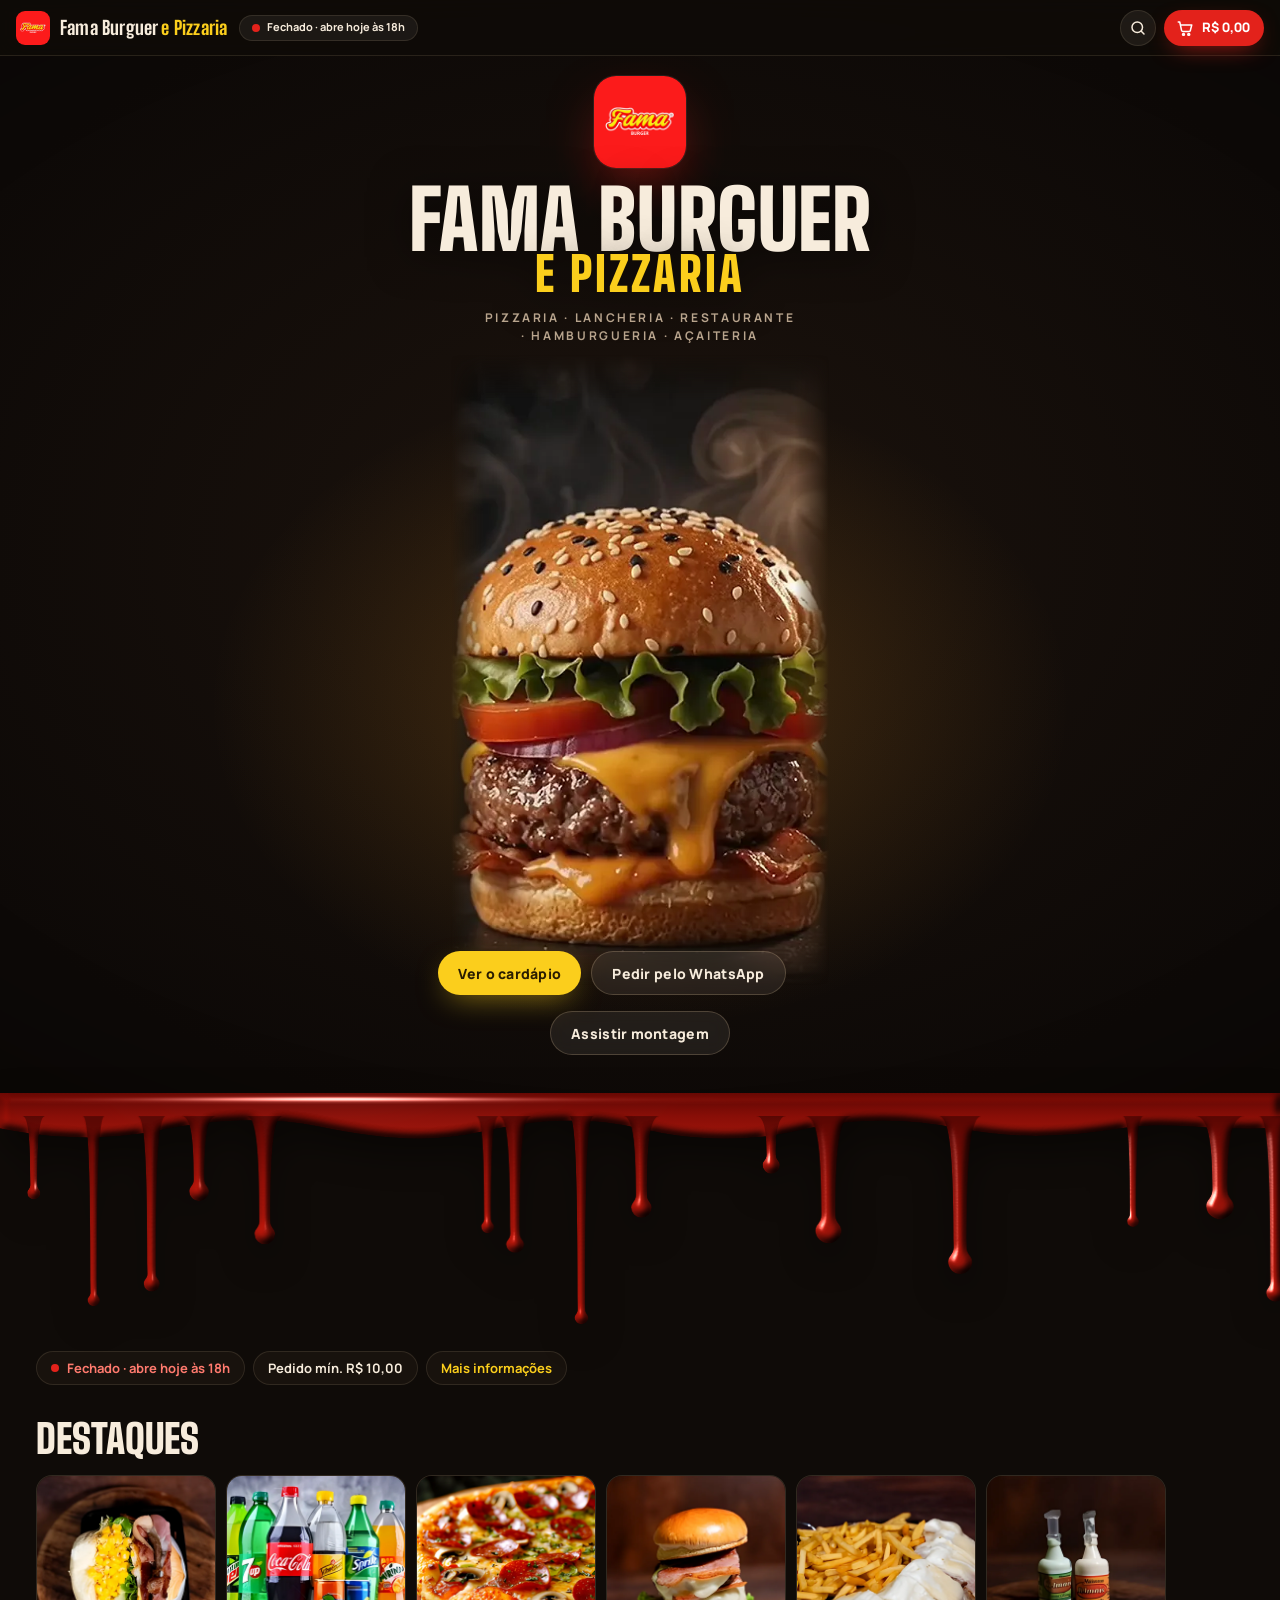
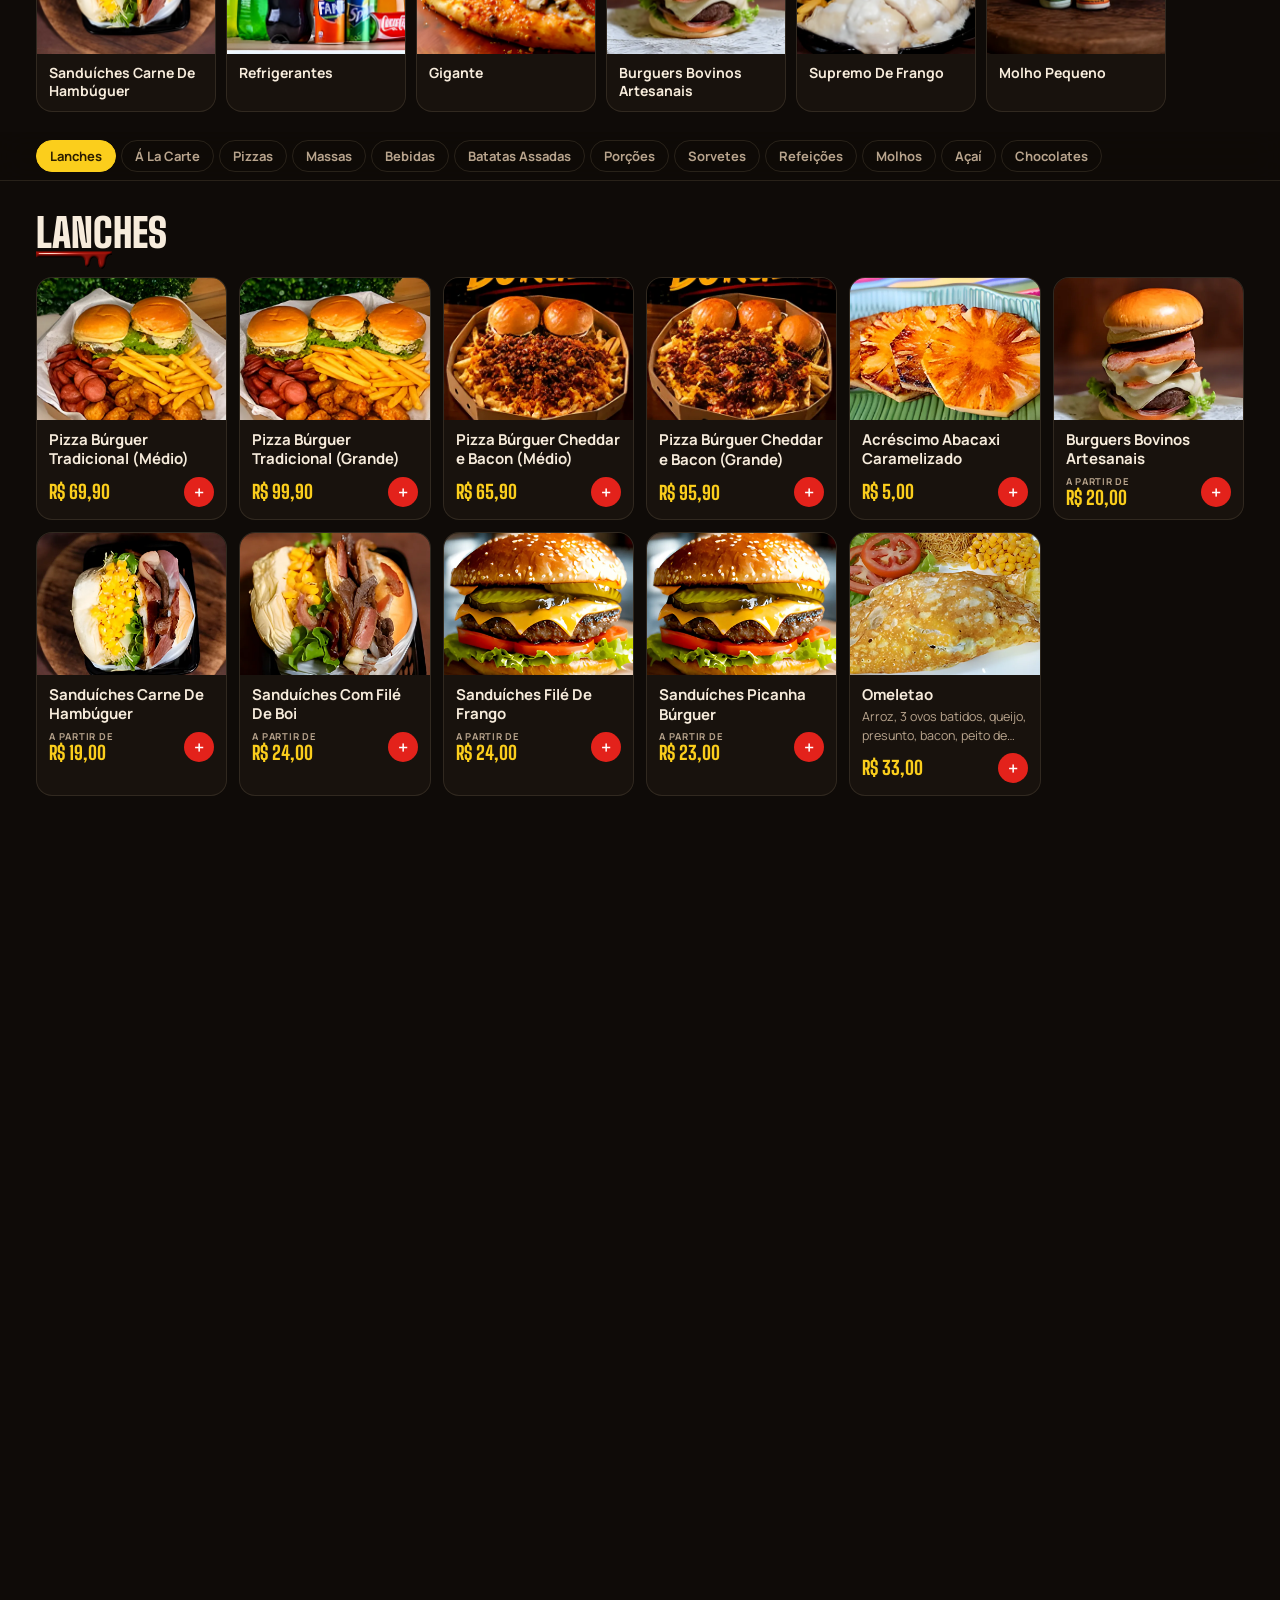
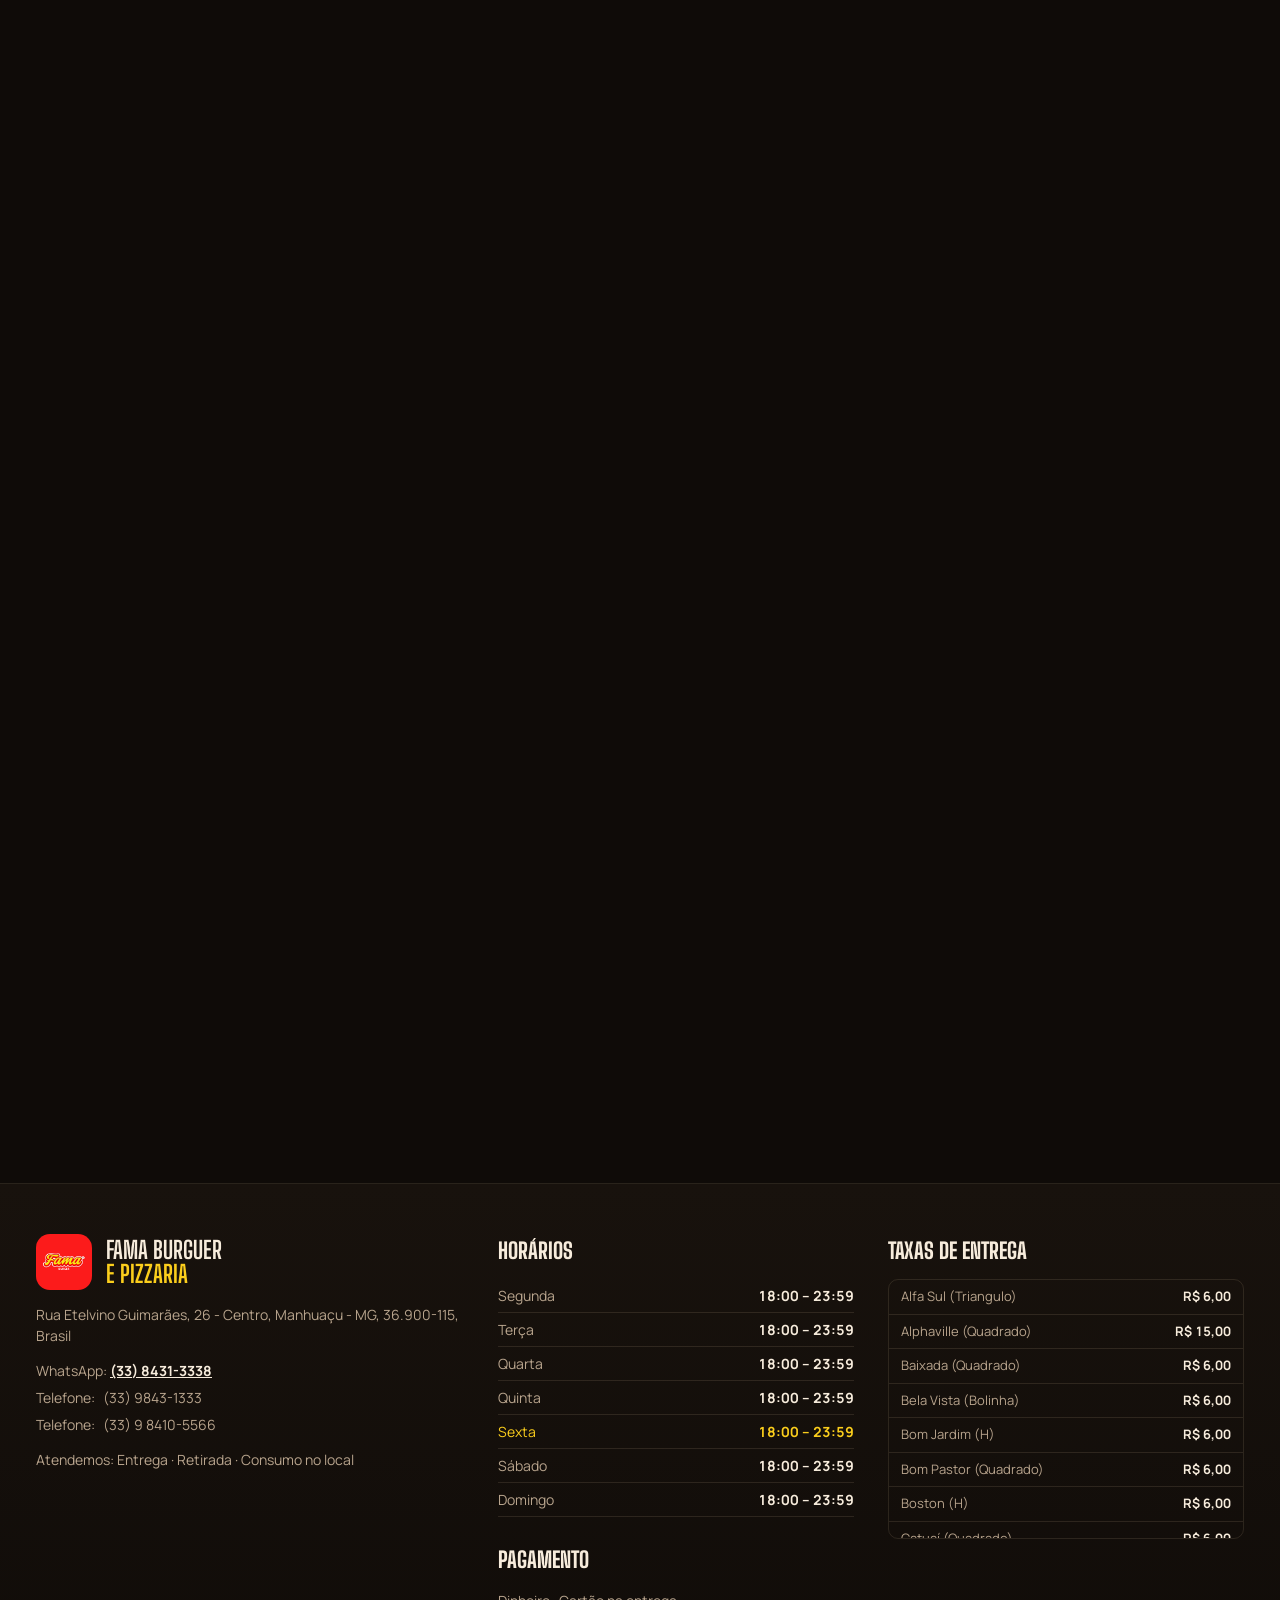
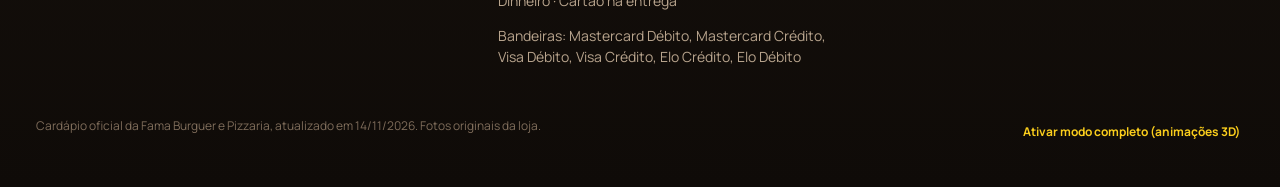
<file: index.html>
<!doctype html>
<html lang="pt-BR">
<head>
<meta charset="utf-8">
<meta name="viewport" content="width=device-width, initial-scale=1, viewport-fit=cover">
<title>Fama Burguer e Pizzaria</title>
<meta name="claude:viewport-fit-sides" content="cover">
<meta name="description" content="Cardápio digital da Fama Burguer e Pizzaria — Manhuaçu, MG. Lanches, pizzas, à la carte, bebidas, porções, açaí e mais.">
<meta name="theme-color" content="#0f0b08">
<!-- Remova a linha abaixo quando o dono aprovar e quiser aparecer no Google -->
<meta name="robots" content="noindex">
<link rel="icon" href="assets/img/logo-fama.png">
<link rel="preconnect" href="https://fonts.googleapis.com">
<link rel="preconnect" href="https://fonts.gstatic.com" crossorigin>
<link rel="stylesheet" href="https://fonts.googleapis.com/css2?family=Big+Shoulders+Display:wght@600;700;800;900&family=Manrope:wght@400;500;600;700;800&display=swap">
<link rel="stylesheet" href="assets/css/fama.css?v=20261114c">
<link rel="stylesheet" href="assets/css/pedidos.css?v=20261120a">
<link rel="preload" as="image" href="assets/hero/f001.webp">
</head>
<body class="is-intro">

<!-- ====== Carregamento ====== -->
<div class="loader" id="loader" aria-hidden="true">
  <img class="loader__logo" src="assets/img/logo-fama.png" alt="" width="200" height="200">
  <div class="loader__bar"><span id="loaderBar"></span></div>
  <p class="loader__txt" id="loaderTxt">Acendendo a chapa…</p>
</div>

<!-- ====== Barra superior ====== -->
<header class="topbar" id="topbar">
  <a class="topbar__brand" href="#inicio" data-scroll="#inicio" aria-label="Fama Burguer e Pizzaria — início">
    <img src="assets/img/logo-fama.png" alt="Logo Fama Burguer" width="44" height="44">
    <span class="topbar__name">Fama Burguer <em>e Pizzaria</em></span>
  </a>
  <span class="status-pill" id="statusPill" data-state="loading"><i></i><span>…</span></span>
  <div class="topbar__actions">
    <button class="icon-btn" id="skipIntro" type="button">Pular abertura</button>
    <button class="icon-btn icon-btn--round" id="openSearch" type="button" aria-label="Buscar no cardápio">
      <svg viewBox="0 0 24 24" aria-hidden="true"><circle cx="11" cy="11" r="7"/><path d="m20 20-3.6-3.6"/></svg>
    </button>
    <button class="icon-btn trk-btn" id="trackBtn" type="button" hidden>Meus pedidos <b id="trackN" hidden></b></button>
    <button class="cart-btn" id="openCart" type="button" aria-label="Abrir carrinho">
      <svg viewBox="0 0 24 24" aria-hidden="true"><path d="M3 4h2l2.4 11.2a2 2 0 0 0 2 1.6h7.7a2 2 0 0 0 2-1.5L21 8H6.2"/><circle cx="10" cy="20.5" r="1.3"/><circle cx="17" cy="20.5" r="1.3"/></svg>
      <span class="cart-btn__total" id="cartBtnTotal">R$ 0,00</span>
      <b class="cart-btn__count" id="cartCount" hidden>0</b>
    </button>
  </div>
</header>

<div class="mesa-banner" id="mesaBanner" hidden>Você está na <b></b> · o pedido vai direto para a cozinha</div>

<canvas id="fx" class="fx" aria-hidden="true"></canvas>
<div class="floaters" id="floaters" aria-hidden="true"></div>

<main id="inicio">
  <!-- ====== Abertura cinematográfica ====== -->
  <section class="hero" id="hero" aria-label="Abertura: montagem do hambúrguer">
    <div class="hero__stage">
      <div class="hero__glow" aria-hidden="true"></div>
      <div class="hero__cam" id="heroCam">
        <canvas class="hero__frames" id="frames" width="478" height="796" aria-hidden="true"></canvas>
        <video class="hero__video" id="heroVideo" muted playsinline preload="none" poster="assets/hero/f151.webp" hidden>
          <source src="assets/hero/montagem.mp4" type="video/mp4">
        </video>
        <div class="hero__sweep" id="heroSweep" aria-hidden="true"></div>
      </div>
      <div class="hero__vignette" aria-hidden="true"></div>

      <div class="hero__intro" id="heroIntro">
        <img class="hero__badge" src="assets/img/logo-fama.png" alt="Logo Fama Burguer" width="200" height="200">
        <h1 class="hero__title"><span>Fama Burguer</span><span>e Pizzaria</span></h1>
        <p class="hero__segments" id="heroSegments"></p>
        <p class="hero__cue"><span class="hero__mouse" aria-hidden="true"></span>Role para montar o burger</p>
      </div>

      <div class="hero__finale" id="heroFinale">
        <img class="hero__badge hero__badge--sm" src="assets/img/logo-fama.png" alt="" width="200" height="200">
        <p class="hero__kicker">Manhuaçu · MG</p>
        <h2 class="hero__big">Fama Burguer<br><span>e Pizzaria</span></h2>
        <div class="hero__ctas">
          <a class="btn btn--mustard" href="#cardapio" data-scroll="#cardapio">Ver o cardápio</a>
          <a class="btn btn--ghost" id="heroWhats" href="#" target="_blank" rel="noopener">Pedir pelo WhatsApp</a>
        </div>
      </div>
      <button class="hero__replay" id="heroReplay" type="button" hidden>Assistir montagem</button>
    </div>
  </section>

  <!-- ====== Calda de ketchup (transição) ====== -->
  <div class="sauce" id="sauce" aria-hidden="true">
    <svg class="sauce__svg" viewBox="0 0 1440 320" preserveAspectRatio="xMidYMin slice">
      <defs>
        <linearGradient id="sauceGrad" x1="0" y1="0" x2="0" y2="1">
          <stop offset="0" stop-color="#5e0703"/>
          <stop offset=".5" stop-color="#8f0f07"/>
          <stop offset="1" stop-color="#a8160b"/>
        </linearGradient>
        <!-- ketchup com volume: relevo pela borda + luz difusa + brilho molhado -->
        <filter id="ketchupGloss" x="-10%" y="-10%" width="120%" height="130%" color-interpolation-filters="sRGB">
          <feGaussianBlur in="SourceAlpha" stdDeviation="5" result="h"/>
          <feDiffuseLighting in="h" surfaceScale="7" diffuseConstant="1.05" lighting-color="#ffffff" result="d">
            <feDistantLight azimuth="235" elevation="52"/>
          </feDiffuseLighting>
          <feComposite in="SourceGraphic" in2="d" operator="arithmetic" k1="1.15" k2="0" k3="0" k4="0" result="shaded"/>
          <feSpecularLighting in="h" surfaceScale="7" specularConstant="1.2" specularExponent="42" lighting-color="#ffe9e2" result="s">
            <fePointLight x="380" y="-260" z="260"/>
          </feSpecularLighting>
          <feComposite in="s" in2="SourceAlpha" operator="in" result="sIn"/>
          <feComposite in="shaded" in2="sIn" operator="arithmetic" k1="0" k2="1" k3=".85" k4="0" result="lit"/>
          <feComposite in="lit" in2="SourceAlpha" operator="in"/>
        </filter>
        <filter id="ketchupGlossSm" x="-10%" y="-20%" width="120%" height="160%" color-interpolation-filters="sRGB">
          <feGaussianBlur in="SourceAlpha" stdDeviation="2" result="h"/>
          <feDiffuseLighting in="h" surfaceScale="4" diffuseConstant="1.05" lighting-color="#ffffff" result="d"><feDistantLight azimuth="235" elevation="52"/></feDiffuseLighting>
          <feComposite in="SourceGraphic" in2="d" operator="arithmetic" k1="1.15" k2="0" k3="0" k4="0" result="shaded"/>
          <feSpecularLighting in="h" surfaceScale="4" specularConstant="1.1" specularExponent="38" lighting-color="#ffe9e2" result="s"><fePointLight x="20" y="-40" z="60"/></feSpecularLighting>
          <feComposite in="s" in2="SourceAlpha" operator="in" result="sIn"/>
          <feComposite in="shaded" in2="sIn" operator="arithmetic" k1="0" k2="1" k3=".8" k4="0" result="lit"/>
          <feComposite in="lit" in2="SourceAlpha" operator="in"/>
        </filter>
        <linearGradient id="sauceShine" x1="0" y1="0" x2="1" y2="0">
          <stop offset="0" stop-color="#fff" stop-opacity="0"/>
          <stop offset=".5" stop-color="#ffd6c9" stop-opacity=".55"/>
          <stop offset="1" stop-color="#fff" stop-opacity="0"/>
        </linearGradient>
      </defs>
      <g id="drips" filter="url(#ketchupGloss)"></g>
    </svg>
  </div>

  <!-- ====== Informações rápidas ====== -->
  <section class="facts" id="cardapio" aria-label="Informações da loja">
    <div class="wrap"><div class="facts__row" id="facts"></div></div>
  </section>

  <!-- ====== Cupons de desconto (cadastrados no painel) ====== -->
  <section class="cupons" id="cuponsSec" aria-labelledby="cupTitle" hidden>
    <div class="wrap">
      <h2 class="sec-title" id="cupTitle">Cupons de desconto</h2>
      <div class="cupons__row" id="cupons" data-lenis-prevent-touch></div>
    </div>
  </section>

  <!-- ====== Destaques ====== -->
  <section class="highlights" aria-labelledby="hlTitle">
    <div class="wrap">
      <h2 class="sec-title" id="hlTitle">Destaques</h2>
    </div>
    <div class="hl-track" id="highlights" data-lenis-prevent-touch></div>
  </section>

  <!-- ====== Navegação fixa por categorias ====== -->
  <nav class="catnav" id="catnav" aria-label="Categorias do cardápio">
    <div class="catnav__inner" id="catnavInner" data-lenis-prevent-touch></div>
  </nav>

  <!-- ====== Catálogo ====== -->
  <div class="catalog" id="catalog"></div>

  <!-- ====== Rodapé / informações ====== -->
  <footer class="foot" id="info">
    <div class="wrap foot__grid" id="footer"></div>
    <div class="wrap foot__legal">
      <p id="sourceNote"></p>
      <button class="link-btn" id="toggleLite" type="button"></button>
    </div>
  </footer>
</main>

<!-- ====== Modal de produto ====== -->
<div class="sheet" id="productSheet" role="dialog" aria-modal="true" aria-labelledby="pTitle" hidden>
  <div class="sheet__scrim" data-close></div>
  <div class="sheet__panel" data-lenis-prevent>
    <button class="sheet__close" type="button" data-close aria-label="Fechar">×</button>
    <div class="pd" id="productBody"></div>
  </div>
</div>

<!-- ====== Carrinho ====== -->
<div class="drawer" id="cartDrawer" role="dialog" aria-modal="true" aria-labelledby="cartTitle" hidden>
  <div class="sheet__scrim" data-close></div>
  <aside class="drawer__panel" data-lenis-prevent>
    <div class="drawer__head">
      <h2 id="cartTitle">Seu pedido</h2>
      <button class="sheet__close sheet__close--static" type="button" data-close aria-label="Fechar">×</button>
    </div>
    <div class="drawer__body" id="cartBody"></div>
  </aside>
</div>

<!-- ====== Meus pedidos (acompanhamento) ====== -->
<div class="drawer" id="trackDrawer" role="dialog" aria-modal="true" aria-labelledby="trackTitle" hidden>
  <div class="sheet__scrim" data-close></div>
  <aside class="drawer__panel" data-lenis-prevent>
    <div class="drawer__head">
      <h2 id="trackTitle">Meus pedidos</h2>
      <button class="sheet__close sheet__close--static" type="button" data-close aria-label="Fechar">×</button>
    </div>
    <div class="drawer__body" id="trackBody"></div>
  </aside>
</div>

<!-- ====== Busca ====== -->
<div class="search" id="searchLayer" role="dialog" aria-modal="true" aria-label="Buscar no cardápio" hidden>
  <div class="sheet__scrim" data-close></div>
  <div class="search__panel" data-lenis-prevent>
    <div class="search__bar">
      <svg viewBox="0 0 24 24" aria-hidden="true"><circle cx="11" cy="11" r="7"/><path d="m20 20-3.6-3.6"/></svg>
      <input id="searchInput" type="search" placeholder="Busque X-Tudo, pizza, coca, açaí…" autocomplete="off" aria-label="Buscar produto">
      <button class="link-btn" type="button" data-close>Fechar</button>
    </div>
    <div class="search__results" id="searchResults"></div>
  </div>
</div>

<div class="toast" id="toast" role="status" aria-live="polite" hidden></div>

<script src="assets/vendor/gsap.min.js"></script>
<script src="assets/vendor/ScrollTrigger.min.js"></script>
<script src="assets/vendor/lenis.min.js"></script>
<script src="assets/js/fonte-dados.js?v=20261114c"></script>
<script src="assets/js/pedidos.js?v=20261120a"></script>
<script src="assets/js/app.js?v=20261120a"></script>
<script>
  /* busca o cardápio (Supabase ou cópia de reserva) e depois monta o site */
  (function () {
    var loader = document.getElementById('loader');
    // se algo der errado, nunca deixa o cliente preso na tela do logo
    function falhou() {
      if (loader.classList.contains('is-done') || document.getElementById('loaderTxt').dataset.erro) return;
      var t = document.getElementById('loaderTxt'); t.dataset.erro = '1';
      t.innerHTML = 'Não foi possível abrir o cardápio.<br><button type="button" style="margin-top:14px;padding:10px 22px;border-radius:999px;border:0;background:#f5b82e;color:#1a0f08;font-weight:700;font-size:15px">Recarregar</button>';
      t.querySelector('button').onclick = function () { location.replace(location.pathname + '?r=' + Date.now()); };
    }
    // demorou demais (internet muito lenta ou erro): mostra o cardápio se já estiver montado, senão oferece recarregar
    setTimeout(function () {
      if (loader.classList.contains('is-done')) return;
      if (document.querySelector('#catalog .card, .card')) loader.classList.add('is-done'); else falhou();
    }, 20000);
    if (!window.FamaDados) return falhou();
    FamaDados.carregar(function (origem) {
      document.documentElement.dataset.fonte = origem;
      if (!window.FAMA_DATA || typeof window.iniciarFama !== 'function') return falhou();
      try { window.iniciarFama(); } catch (e) {
        if (window.console) console.error(e);
        if (document.querySelector('.card')) loader.classList.add('is-done'); else falhou();
      }
    });
  })();
</script>
</body>
</html>
</file>
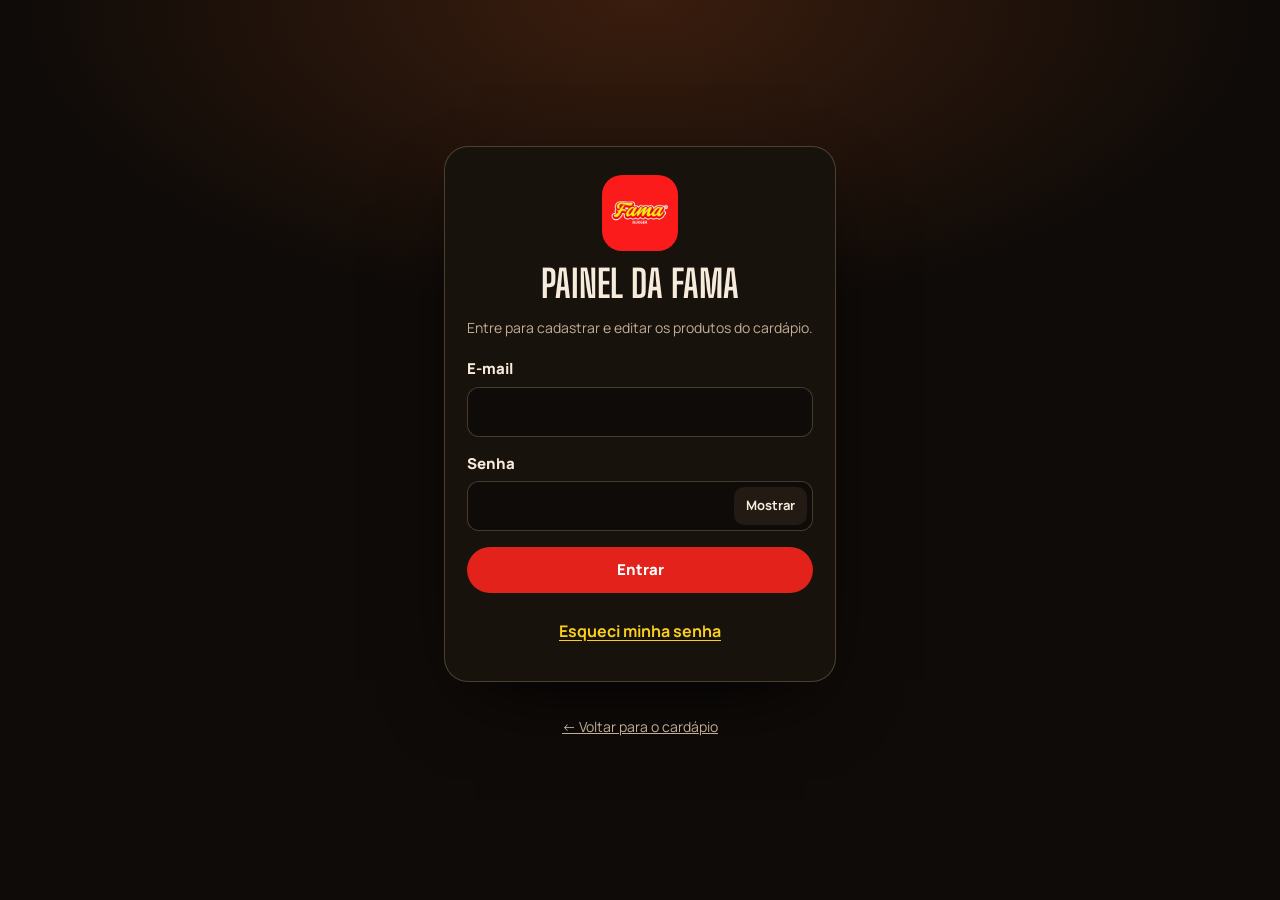
<file: admin.html>
<!doctype html>
<html lang="pt-BR">
<head>
<meta charset="utf-8">
<meta name="viewport" content="width=device-width, initial-scale=1, viewport-fit=cover">
<title>Painel da Fama</title>
<meta name="robots" content="noindex, nofollow">
<meta name="theme-color" content="#0f0b08">
<link rel="icon" href="assets/img/logo-fama.png">
<link rel="preconnect" href="https://fonts.googleapis.com">
<link rel="preconnect" href="https://fonts.gstatic.com" crossorigin>
<link rel="stylesheet" href="https://fonts.googleapis.com/css2?family=Big+Shoulders+Display:wght@700;800;900&family=Manrope:wght@400;500;600;700;800&display=swap">
<link rel="stylesheet" href="assets/css/admin.css?v=20261114c">
<style>/* atalhos do sistema (vendas, mesas, cozinha) */ .secoes{overflow-x:auto;scrollbar-width:none}.secoes::-webkit-scrollbar{display:none}a.secao{display:inline-flex;align-items:center;text-decoration:none}</style>
</head>
<body>

<!-- ============ ENTRAR ============ -->
<section class="auth" id="telaLogin" hidden>
  <div class="auth__card">
    <img class="auth__logo" src="assets/img/logo-fama.png" alt="Logo Fama Burguer" width="88" height="88">
    <h1>Painel da Fama</h1>
    <p class="auth__sub">Entre para cadastrar e editar os produtos do cardápio.</p>

    <form id="formLogin" class="form" novalidate>
      <div class="campo">
        <label for="loginEmail">E-mail</label>
        <input id="loginEmail" type="email" autocomplete="username" inputmode="email" required>
      </div>
      <div class="campo">
        <label for="loginSenha">Senha</label>
        <div class="senha">
          <input id="loginSenha" type="password" autocomplete="current-password" required>
          <button type="button" class="senha__ver" data-ver="loginSenha" aria-label="Mostrar senha">Mostrar</button>
        </div>
      </div>
      <p class="msg msg--erro" id="loginErro" hidden></p>
      <button class="btn btn--primario btn--bloco" type="submit" id="btnEntrar">Entrar</button>
      <button class="btn-link" type="button" id="btnEsqueci">Esqueci minha senha</button>
    </form>

    <form id="formEsqueci" class="form" novalidate hidden>
      <p class="dica">Digite o seu e-mail. Vamos enviar um link para você criar uma senha nova.</p>
      <div class="campo">
        <label for="esqueciEmail">E-mail</label>
        <input id="esqueciEmail" type="email" autocomplete="username" inputmode="email" required>
      </div>
      <p class="msg" id="esqueciMsg" hidden></p>
      <button class="btn btn--primario btn--bloco" type="submit">Enviar link</button>
      <button class="btn-link" type="button" id="btnVoltarLogin">Voltar para entrar</button>
    </form>

    <form id="formNovaSenha" class="form" novalidate hidden>
      <p class="dica">Crie a sua senha nova. Use pelo menos 8 caracteres.</p>
      <div class="campo">
        <label for="novaSenha">Senha nova</label>
        <div class="senha">
          <input id="novaSenha" type="password" autocomplete="new-password" minlength="8" required>
          <button type="button" class="senha__ver" data-ver="novaSenha" aria-label="Mostrar senha">Mostrar</button>
        </div>
      </div>
      <p class="msg" id="novaSenhaMsg" hidden></p>
      <button class="btn btn--primario btn--bloco" type="submit">Salvar senha nova</button>
    </form>
  </div>
  <p class="auth__rodape"><a href="./">← Voltar para o cardápio</a></p>
</section>

<!-- ============ PAINEL ============ -->
<div class="app" id="telaPainel" hidden>
  <header class="topo">
    <div class="topo__marca">
      <img src="assets/img/logo-fama.png" alt="" width="36" height="36">
      <div><strong>Painel da Fama</strong><span id="topoLoja"></span></div>
    </div>
    <div class="topo__acoes">
      <a class="btn btn--fantasma btn--peq" href="./" target="_blank" rel="noopener">Ver o site ↗</a>
      <button class="btn btn--fantasma btn--peq" id="btnSair" type="button">Sair</button>
    </div>
  </header>

  <main class="conteudo">
    <nav class="secoes" id="secoes" aria-label="Áreas do painel">
      <button type="button" class="secao is-ativa" data-secao="produtos" aria-current="page">🍔 Produtos</button>
      <button type="button" class="secao" data-secao="cupons">🏷️ Cupons <b id="contaCupons">0</b></button>
      <a class="secao" href="gestao">📊 Vendas</a>
      <a class="secao" href="gestao#mesas">🪑 Mesas e QR</a>
      <a class="secao" href="cozinha">👨‍🍳 Cozinha</a>
    </nav>

    <section class="bloco-secao" id="secProdutos">
    <div class="cabecalho">
      <div>
        <h1>Produtos</h1>
        <p class="dica" id="resumo"></p>
      </div>
      <button class="btn btn--primario btn--grande" id="btnNovo" type="button"><span aria-hidden="true">＋</span> Adicionar produto</button>
    </div>

    <div class="abas" role="tablist" id="abas">
      <button type="button" role="tab" class="aba is-ativa" data-aba="cardapio" aria-selected="true">No cardápio <b data-conta="cardapio">0</b></button>
      <button type="button" role="tab" class="aba" data-aba="esgotados" aria-selected="false">Esgotados <b data-conta="esgotados">0</b></button>
      <button type="button" role="tab" class="aba" data-aba="destaques" aria-selected="false">Destaques <b data-conta="destaques">0</b></button>
      <button type="button" role="tab" class="aba" data-aba="arquivados" aria-selected="false">Arquivados <b data-conta="arquivados">0</b></button>
    </div>

    <div class="filtros">
      <div class="busca">
        <svg viewBox="0 0 24 24" aria-hidden="true"><circle cx="11" cy="11" r="7"/><path d="m20 20-3.6-3.6"/></svg>
        <input id="busca" type="search" placeholder="Buscar produto pelo nome" aria-label="Buscar produto">
      </div>
      <select id="filtroCategoria" aria-label="Filtrar por categoria"><option value="">Todas as categorias</option></select>
    </div>

    <p class="explica" id="explicaAba"></p>
    <div class="lista" id="lista" aria-live="polite"></div>
    </section>

    <!-- ============ CUPONS ============ -->
    <section class="bloco-secao" id="secCupons" hidden>
      <div class="cabecalho">
        <div>
          <h1>Cupons</h1>
          <p class="dica" id="resumoCupons"></p>
        </div>
        <button class="btn btn--primario btn--grande" id="btnNovoCupom" type="button"><span aria-hidden="true">＋</span> Criar cupom</button>
      </div>
      <p class="explica">Os cupons ligados aparecem no site para o cliente tocar em <b>Usar cupom</b>. O desconto já sai calculado no carrinho e escrito na mensagem do pedido no WhatsApp. Vale um cupom por pedido.</p>
      <div class="lista" id="listaCupons" aria-live="polite"></div>
    </section>
  </main>
</div>

<!-- ============ EDITOR DE PRODUTO ============ -->
<div class="editor" id="editor" role="dialog" aria-modal="true" aria-labelledby="editorTitulo" hidden>
  <div class="editor__painel">
    <header class="editor__topo">
      <button type="button" class="btn-icone" id="editorFechar" aria-label="Fechar sem salvar">✕</button>
      <h2 id="editorTitulo">Novo produto</h2>
      <button type="button" class="btn btn--primario btn--peq" id="editorSalvarTopo">Salvar</button>
    </header>
    <nav class="passos" id="passos" aria-label="Passos do cadastro">
      <button type="button" class="passo is-atual" data-passo="0"><b>1</b>Básico</button>
      <button type="button" class="passo" data-passo="1"><b>2</b>Detalhes</button>
      <button type="button" class="passo" data-passo="2"><b>3</b>Opções</button>
      <button type="button" class="passo" data-passo="3"><b>4</b>Exibição</button>
    </nav>

    <div class="editor__corpo">
      <form id="formProduto" class="form" novalidate>
        <!-- PASSO 1 -->
        <section class="etapa" data-etapa="0">
          <div class="campo">
            <span class="rotulo">Fotos <small>A primeira é a capa</small></span>
            <div class="fotos" id="fotos"></div>
            <label class="soltar" for="inputFotos">
              <input id="inputFotos" type="file" accept="image/*" multiple>
              <span><b>📷 Adicionar fotos</b><small>Tire uma foto ou escolha da galeria. O painel deixa a foto leve sozinho.</small></span>
            </label>
          </div>
          <div class="campo">
            <label for="pNome">Nome do produto <em>obrigatório</em></label>
            <input id="pNome" type="text" maxlength="160" required placeholder="Ex.: X-Tudo">
            <small class="ajuda">Escreva como o cliente fala: "X-Tudo", não "XTD".</small>
          </div>
          <div class="campo">
            <label for="pChamada">Chamada curta <small>opcional</small></label>
            <input id="pChamada" type="text" maxlength="80" placeholder="Ex.: O mais pedido da casa">
          </div>
          <div class="campo">
            <label for="pCategoria">Categoria <em>obrigatório</em></label>
            <select id="pCategoria" required></select>
          </div>
          <div class="campo-duplo">
            <div class="campo">
              <label for="pPreco">Preço (R$)</label>
              <input id="pPreco" type="text" inputmode="decimal" placeholder="0,00">
            </div>
            <div class="campo">
              <label for="pPromo">Preço promocional <small>opcional</small></label>
              <input id="pPromo" type="text" inputmode="decimal" placeholder="Ex.: 24,90">
            </div>
          </div>
          <small class="ajuda">Deixe o preço em 0 quando o valor depende da escolha do cliente (tamanhos, sabores). Se puser preço promocional, o site mostra o preço normal riscado.</small>
        </section>

        <!-- PASSO 2 -->
        <section class="etapa" data-etapa="1" hidden>
          <div class="campo">
            <label for="pDescricao">Descrição</label>
            <textarea id="pDescricao" rows="4" maxlength="600" placeholder="Ex.: Pão especial, carne, presunto, ovo, bacon, muçarela, alface e tomate."></textarea>
            <small class="ajuda"><span id="contaDescricao">0</span>/600 · Em breve: botão para a inteligência artificial sugerir um texto.</small>
          </div>
          <div class="campo">
            <label for="pIngredienteNovo">Ingredientes</label>
            <div class="etiquetas" id="pIngredientes"></div>
            <input id="pIngredienteNovo" type="text" placeholder="Digite e aperte Enter (ex.: bacon)" enterkeyhint="done">
          </div>
          <div class="campo">
            <label for="pDiferencialNovo">Benefícios e diferenciais</label>
            <div class="etiquetas" id="pDiferenciais"></div>
            <input id="pDiferencialNovo" type="text" placeholder="Ex.: Artesanal, Serve 2 pessoas" enterkeyhint="done">
          </div>
          <div class="campo">
            <label for="pInfo">Informações adicionais</label>
            <textarea id="pInfo" rows="3" maxlength="400" placeholder="Ex.: Contém glúten e lactose. Tempo de preparo: 25 min."></textarea>
          </div>
          <div class="campo">
            <span class="rotulo">Vídeo <small>opcional · curto, até 20 MB</small></span>
            <div class="video" id="videoAtual"></div>
            <label class="soltar soltar--peq" for="inputVideo">
              <input id="inputVideo" type="file" accept="video/mp4,video/webm,video/quicktime">
              <span><b>🎬 Enviar vídeo</b><small>Vídeos curtos (até ~15 s) carregam rápido.</small></span>
            </label>
            <label for="pLinkVideo" class="rotulo-sec">Ou cole um link do Instagram/YouTube</label>
            <input id="pLinkVideo" type="url" placeholder="https://...">
          </div>
        </section>

        <!-- PASSO 3 -->
        <section class="etapa" data-etapa="2" hidden>
          <p class="dica">Escolhas que o cliente faz ao pedir este produto: tamanhos, sabores, bordas e adicionais.</p>
          <div id="opcoesResumo" class="opcoes-resumo"></div>
          <p class="aviso">A edição de tamanhos, sabores e adicionais chega na próxima etapa do painel. As escolhas que já existem continuam funcionando no site.</p>
        </section>

        <!-- PASSO 4 -->
        <section class="etapa" data-etapa="3" hidden>
          <label class="chave">
            <input id="pDisponivel" type="checkbox" checked>
            <span class="chave__trilho" aria-hidden="true"></span>
            <span><b>Disponível hoje</b><small>Desligue quando acabar o estoque. O produto sai do site até você ligar de novo.</small></span>
          </label>
          <label class="chave">
            <input id="pDestaque" type="checkbox">
            <span class="chave__trilho" aria-hidden="true"></span>
            <span><b>⭐ Destaque</b><small>Aparece na faixa "Destaques", no topo do cardápio.</small></span>
          </label>
          <label class="chave">
            <input id="pNovidade" type="checkbox">
            <span class="chave__trilho" aria-hidden="true"></span>
            <span><b>🆕 Novidade</b><small>Mostra o selo "Novo" no produto.</small></span>
          </label>
          <div class="campo campo--recuo" id="campoNovidadeAte" hidden>
            <label for="pNovidadeAte">Mostrar "Novo" até</label>
            <input id="pNovidadeAte" type="date">
          </div>
        </section>
      </form>

      <aside class="previa" aria-label="Prévia no site">
        <span class="rotulo">Como vai aparecer no site</span>
        <div class="previa__card" id="previa"></div>
      </aside>
    </div>

    <footer class="editor__rodape">
      <p class="msg msg--erro" id="editorErro" hidden></p>
      <div class="editor__botoes">
        <button type="button" class="btn btn--fantasma" id="editorVoltar">Voltar</button>
        <button type="button" class="btn btn--secundario" id="editorAvancar">Próximo</button>
        <button type="button" class="btn btn--primario" id="editorSalvar">Salvar produto</button>
      </div>
    </footer>
  </div>
</div>

<!-- ============ EDITOR DE CUPOM ============ -->
<div class="confirma" id="cupomModal" role="dialog" aria-modal="true" aria-labelledby="cupomTitulo" hidden>
  <form class="confirma__caixa cupom-form" id="formCupom" novalidate>
    <h2 id="cupomTitulo">Novo cupom</h2>
    <div class="campo">
      <label for="cCodigo">Código do cupom <em>obrigatório</em></label>
      <input id="cCodigo" type="text" maxlength="20" autocapitalize="characters" autocomplete="off" placeholder="Ex.: BLACK10">
      <small class="ajuda">É o que o cliente digita. Só letras e números, sem espaço (3 a 20).</small>
    </div>
    <div class="campo">
      <span class="rotulo">Tipo de desconto</span>
      <div class="seg" role="radiogroup" aria-label="Tipo de desconto">
        <label><input type="radio" name="cTipo" value="valor" checked><span>R$ (valor fixo)</span></label>
        <label><input type="radio" name="cTipo" value="percentual"><span>% (porcentagem)</span></label>
      </div>
    </div>
    <div class="campo-duplo">
      <div class="campo">
        <label for="cValor" id="cValorRotulo">Desconto (R$)</label>
        <input id="cValor" type="text" inputmode="decimal" placeholder="Ex.: 10,00">
      </div>
      <div class="campo">
        <label for="cMinimo">Pedido mínimo (R$) <small>opcional</small></label>
        <input id="cMinimo" type="text" inputmode="decimal" placeholder="0,00">
      </div>
    </div>
    <div class="campo">
      <span class="rotulo">Onde o desconto vale</span>
      <div class="seg" role="radiogroup" aria-label="Onde o desconto vale">
        <label><input type="radio" name="cOnde" value="pedido" checked><span>No pedido</span></label>
        <label><input type="radio" name="cOnde" value="entrega"><span>Na taxa de entrega</span></label>
      </div>
    </div>
    <div class="campo">
      <label for="cValidade">Válido até <small>opcional</small></label>
      <input id="cValidade" type="date">
      <small class="ajuda">Vale até as 23h59 desse dia e depois some do site sozinho. Deixe vazio para não vencer.</small>
    </div>
    <label class="chave">
      <input type="checkbox" id="cPrimeiro">
      <span class="chave__trilho"></span>
      <span><b>Só para o primeiro pedido</b><small>O site avisa o cliente; a loja confere pelo WhatsApp se é mesmo o primeiro pedido.</small></span>
    </label>
    <label class="chave">
      <input type="checkbox" id="cAtivo" checked>
      <span class="chave__trilho"></span>
      <span><b>Cupom ligado</b><small>Desligado, ele sai do site, mas fica guardado aqui para usar de novo.</small></span>
    </label>
    <div class="campo">
      <label for="cDescricao">Anotação <small>opcional, só aparece aqui</small></label>
      <input id="cDescricao" type="text" maxlength="120" placeholder="Ex.: Campanha da Black Friday">
    </div>
    <p class="cupom-previa" id="cupomPrevia"></p>
    <p class="msg msg--erro" id="cupomErro" hidden></p>
    <div class="confirma__botoes">
      <button type="button" class="btn btn--fantasma" id="cupomCancelar">Cancelar</button>
      <button type="submit" class="btn btn--primario" id="cupomSalvar">Salvar cupom</button>
    </div>
  </form>
</div>

<!-- ============ CONFIRMAÇÃO ============ -->
<div class="confirma" id="confirma" role="alertdialog" aria-modal="true" aria-labelledby="confirmaTitulo" hidden>
  <div class="confirma__caixa">
    <h2 id="confirmaTitulo"></h2>
    <p id="confirmaTexto"></p>
    <div class="confirma__botoes">
      <button type="button" class="btn btn--fantasma" id="confirmaNao">Cancelar</button>
      <button type="button" class="btn btn--perigo" id="confirmaSim">Confirmar</button>
    </div>
  </div>
</div>

<div class="carregando" id="carregando" hidden><span></span><p>Carregando…</p></div>
<div class="aviso-flutuante" id="toast" role="status" aria-live="polite" hidden></div>

<script src="assets/vendor/supabase-2.118.0.min.js"></script>
<script src="assets/js/fonte-dados.js?v=20261114c"></script>
<script src="assets/js/admin.js?v=20261121a"></script>
</body>
</html>
</file>
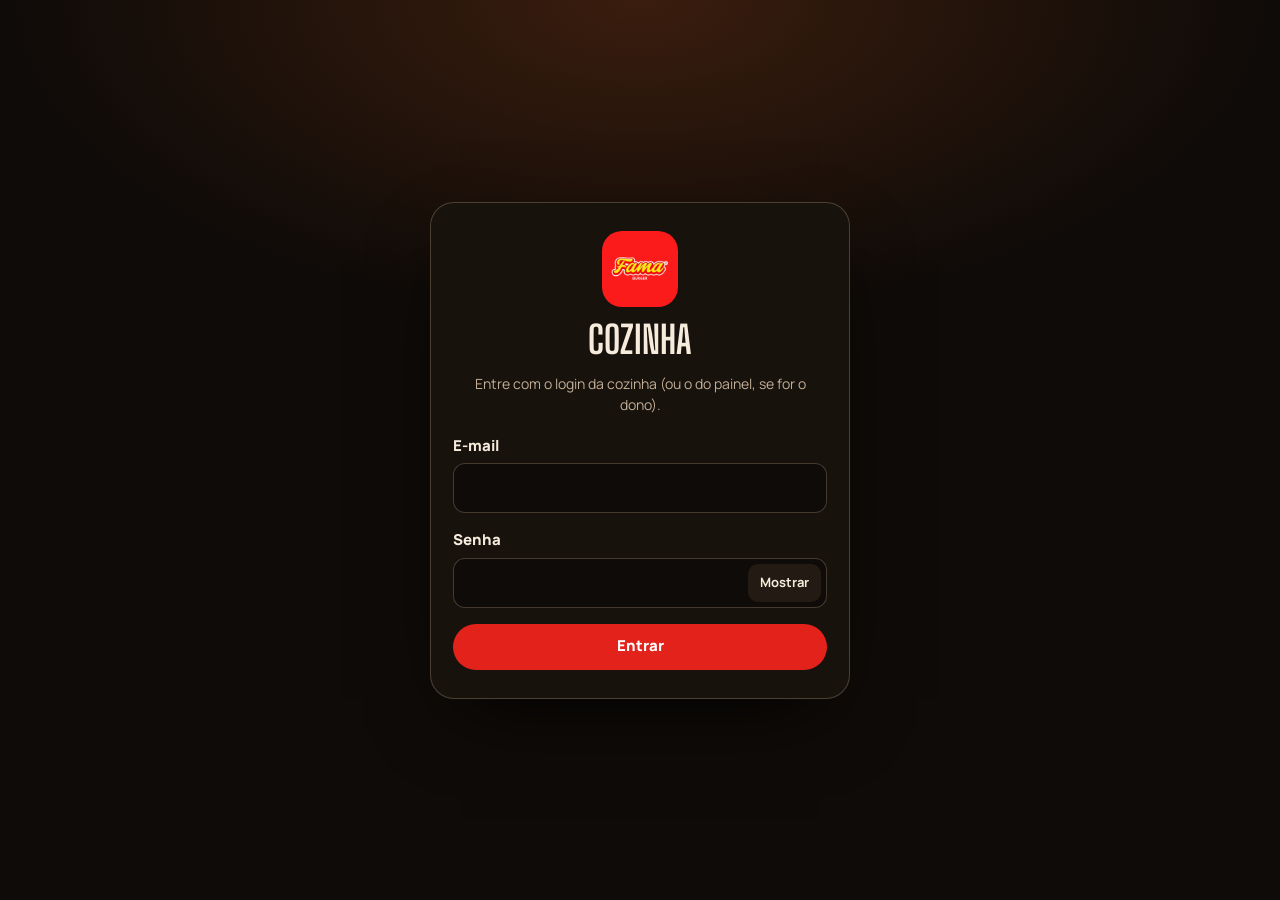
<file: cozinha.html>
<!doctype html>
<html lang="pt-BR">
<head>
<meta charset="utf-8">
<meta name="viewport" content="width=device-width, initial-scale=1, viewport-fit=cover">
<title>Cozinha · Fama Burguer e Pizzaria</title>
<meta name="robots" content="noindex, nofollow">
<meta name="theme-color" content="#0f0b08">
<link rel="icon" href="assets/img/logo-fama.png">
<link rel="preconnect" href="https://fonts.googleapis.com">
<link rel="preconnect" href="https://fonts.gstatic.com" crossorigin>
<link rel="stylesheet" href="https://fonts.googleapis.com/css2?family=Big+Shoulders+Display:wght@700;800;900&family=Manrope:wght@400;500;600;700;800&display=swap">
<link rel="stylesheet" href="assets/css/admin.css?v=20261114c">
<link rel="stylesheet" href="assets/css/sistema.css?v=20261120a">
</head>
<body class="pg-cozinha">

<!-- ============ ENTRAR ============ -->
<section class="auth" id="telaLogin" hidden>
  <div class="auth__card">
    <img class="auth__logo" src="assets/img/logo-fama.png" alt="Logo Fama Burguer" width="88" height="88">
    <h1>Cozinha</h1>
    <p class="auth__sub">Entre com o login da cozinha (ou o do painel, se for o dono).</p>
    <form id="formLogin" class="form" novalidate>
      <div class="campo">
        <label for="loginEmail">E-mail</label>
        <input id="loginEmail" type="email" autocomplete="username" inputmode="email" required>
      </div>
      <div class="campo">
        <label for="loginSenha">Senha</label>
        <div class="senha">
          <input id="loginSenha" type="password" autocomplete="current-password" required>
          <button type="button" class="senha__ver" data-ver="loginSenha" aria-label="Mostrar senha">Mostrar</button>
        </div>
      </div>
      <p class="msg msg--erro" id="loginErro" hidden></p>
      <button class="btn btn--primario btn--bloco" type="submit" id="btnEntrar">Entrar</button>
    </form>
  </div>
  </section>

<!-- ============ TELA DA COZINHA ============ -->
<div class="app" id="telaPainel" hidden>
  <header class="topo">
    <div class="topo__marca">
      <img src="assets/img/logo-fama.png" alt="" width="36" height="36">
      <div><strong>Cozinha</strong><span id="relogio"></span></div>
    </div>
    <div class="topo__acoes">
      <button class="btn btn--fantasma btn--peq" id="btnSom" type="button" aria-pressed="false">🔇 Som desligado</button>
      <a class="btn btn--fantasma btn--peq esconde-cel" href="gestao">Vendas</a>
      <a class="btn btn--fantasma btn--peq esconde-cel" href="admin">Painel</a>
      <button class="btn btn--fantasma btn--peq" id="btnSair" type="button">Sair</button>
    </div>
  </header>

  <p class="conexao" id="conexao" hidden></p>

  <nav class="kds-abas" id="kdsAbas" aria-label="Etapas"></nav>
  <main class="kds" id="kds" aria-live="polite"></main>
</div>

<div class="aviso-flutuante" id="toast" role="status" aria-live="polite" hidden></div>
<div id="impressao" class="so-impressao"></div>

<script src="assets/vendor/supabase-2.118.0.min.js"></script>
<script src="assets/js/fonte-dados.js?v=20261114c"></script>
<script>window.FAMA_SESSAO = 'fama-cozinha-sessao';</script>
<script src="assets/js/acesso.js?v=20261121a"></script>
<script src="assets/js/cozinha.js?v=20261121a"></script>
</body>
</html>
</file>
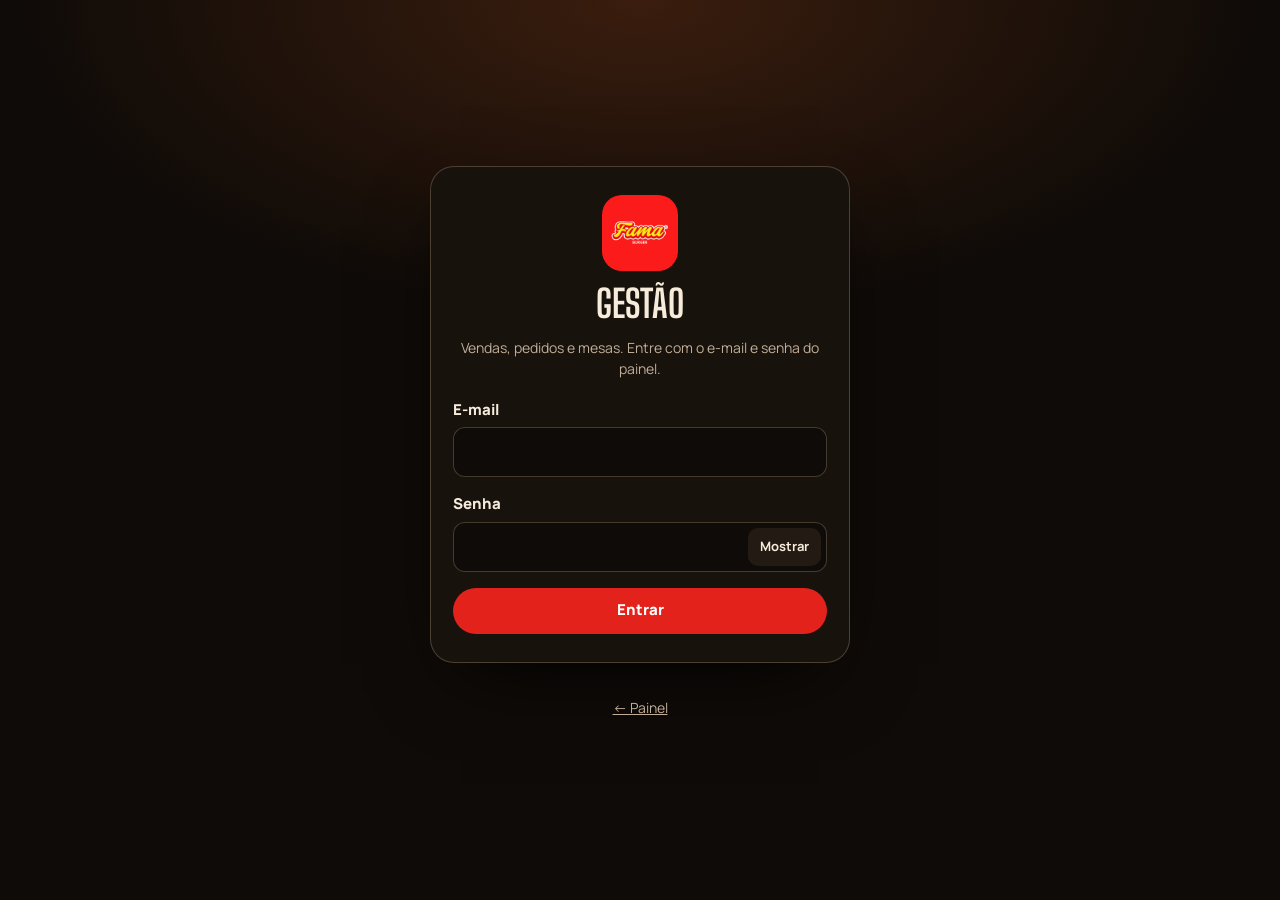
<file: gestao.html>
<!doctype html>
<html lang="pt-BR">
<head>
<meta charset="utf-8">
<meta name="viewport" content="width=device-width, initial-scale=1, viewport-fit=cover">
<title>Gestão · Fama Burguer e Pizzaria</title>
<meta name="robots" content="noindex, nofollow">
<meta name="theme-color" content="#0f0b08">
<link rel="icon" href="assets/img/logo-fama.png">
<link rel="preconnect" href="https://fonts.googleapis.com">
<link rel="preconnect" href="https://fonts.gstatic.com" crossorigin>
<link rel="stylesheet" href="https://fonts.googleapis.com/css2?family=Big+Shoulders+Display:wght@700;800;900&family=Manrope:wght@400;500;600;700;800&display=swap">
<link rel="stylesheet" href="assets/css/admin.css?v=20261114c">
<link rel="stylesheet" href="assets/css/sistema.css?v=20261120a">
</head>
<body class="pg-gestao">

<!-- ============ ENTRAR ============ -->
<section class="auth" id="telaLogin" hidden>
  <div class="auth__card">
    <img class="auth__logo" src="assets/img/logo-fama.png" alt="Logo Fama Burguer" width="88" height="88">
    <h1>Gestão</h1>
    <p class="auth__sub">Vendas, pedidos e mesas. Entre com o e-mail e senha do painel.</p>
    <form id="formLogin" class="form" novalidate>
      <div class="campo">
        <label for="loginEmail">E-mail</label>
        <input id="loginEmail" type="email" autocomplete="username" inputmode="email" required>
      </div>
      <div class="campo">
        <label for="loginSenha">Senha</label>
        <div class="senha">
          <input id="loginSenha" type="password" autocomplete="current-password" required>
          <button type="button" class="senha__ver" data-ver="loginSenha" aria-label="Mostrar senha">Mostrar</button>
        </div>
      </div>
      <p class="msg msg--erro" id="loginErro" hidden></p>
      <button class="btn btn--primario btn--bloco" type="submit" id="btnEntrar">Entrar</button>
    </form>
  </div>
  <p class="auth__rodape"><a href="admin">← Painel</a></p>
</section>

<!-- ============ GESTÃO ============ -->
<div class="app" id="telaPainel" hidden>
  <header class="topo">
    <div class="topo__marca">
      <img src="assets/img/logo-fama.png" alt="" width="36" height="36">
      <div><strong>Gestão da Fama</strong><span id="topoLoja"></span></div>
    </div>
    <div class="topo__acoes">
      <a class="btn btn--fantasma btn--peq" href="cozinha">Cozinha</a>
      <a class="btn btn--fantasma btn--peq esconde-cel" href="admin">Produtos</a>
      <button class="btn btn--fantasma btn--peq" id="btnSair" type="button">Sair</button>
    </div>
  </header>

  <main class="gest">
    <nav class="secoes" aria-label="Áreas da gestão">
      <button type="button" class="secao is-ativa" data-secao="vendas" aria-current="page">📊 Vendas e pedidos</button>
      <button type="button" class="secao" data-secao="mesas">🪑 Mesas e QR Code</button>
      <a class="secao" href="admin">🍔 Produtos e cupons</a>
    </nav>

    <!-- ===== VENDAS ===== -->
    <section id="secVendas" class="gest">
      <div class="acoes-linha">
        <div class="periodos" id="periodos">
          <button type="button" data-p="hoje" class="is-ativa">Hoje</button>
          <button type="button" data-p="ontem">Ontem</button>
          <button type="button" data-p="7">7 dias</button>
          <button type="button" data-p="30">30 dias</button>
          <button type="button" data-p="mes">Este mês</button>
        </div>
        <button type="button" class="btn btn--fantasma btn--peq" id="btnCsv">Baixar planilha (CSV)</button>
      </div>
      <div class="kpis" id="kpis"></div>
      <div class="cartoes">
        <div class="cartao"><h2 id="tituloGrafico">Vendas por hora</h2><div class="barras" id="grafico"></div></div>
        <div class="cartao"><h2>Por canal e pagamento</h2><div class="divisao" id="divisao"></div></div>
      </div>
      <div class="cartao"><h2>Mais vendidos</h2><ol class="lista-rank" id="ranking"></ol></div>
      <div class="cartao">
        <h2>Pedidos</h2>
        <div class="tabela-wrap"><table class="tabela">
          <thead><tr><th>Nº</th><th>Hora</th><th>Canal</th><th>Cliente</th><th>Situação</th><th class="num">Total</th></tr></thead>
          <tbody id="tabela"></tbody>
        </table></div>
      </div>
    </section>

    <!-- ===== MESAS ===== -->
    <section id="secMesas" class="gest" hidden>
      <div class="acoes-linha">
        <p class="dica" style="margin:0">Cada mesa tem um QR Code. O cliente aponta a câmera, faz o pedido pelo celular e ele cai direto na cozinha. O pagamento é no caixa.</p>
        <div style="display:flex;gap:8px;flex-wrap:wrap">
          <button type="button" class="btn btn--fantasma btn--peq" id="btnImprimir">🖨️ Imprimir QR Codes</button>
          <button type="button" class="btn btn--primario btn--peq" id="btnNovaMesa">＋ Nova mesa</button>
        </div>
      </div>
      <div class="mesas" id="mesas"></div>
    </section>
  </main>
</div>

<div class="folha-qr" id="folhaQr"></div>
<div class="aviso-flutuante" id="toast" role="status" aria-live="polite" hidden></div>

<script src="assets/vendor/supabase-2.118.0.min.js"></script>
<script src="assets/js/fonte-dados.js?v=20261114c"></script>
<script src="assets/js/acesso.js?v=20261121a"></script>
<script src="assets/js/qr.js?v=20261120a"></script>
<script src="assets/js/gestao.js?v=20261121a"></script>
</body>
</html>
</file>
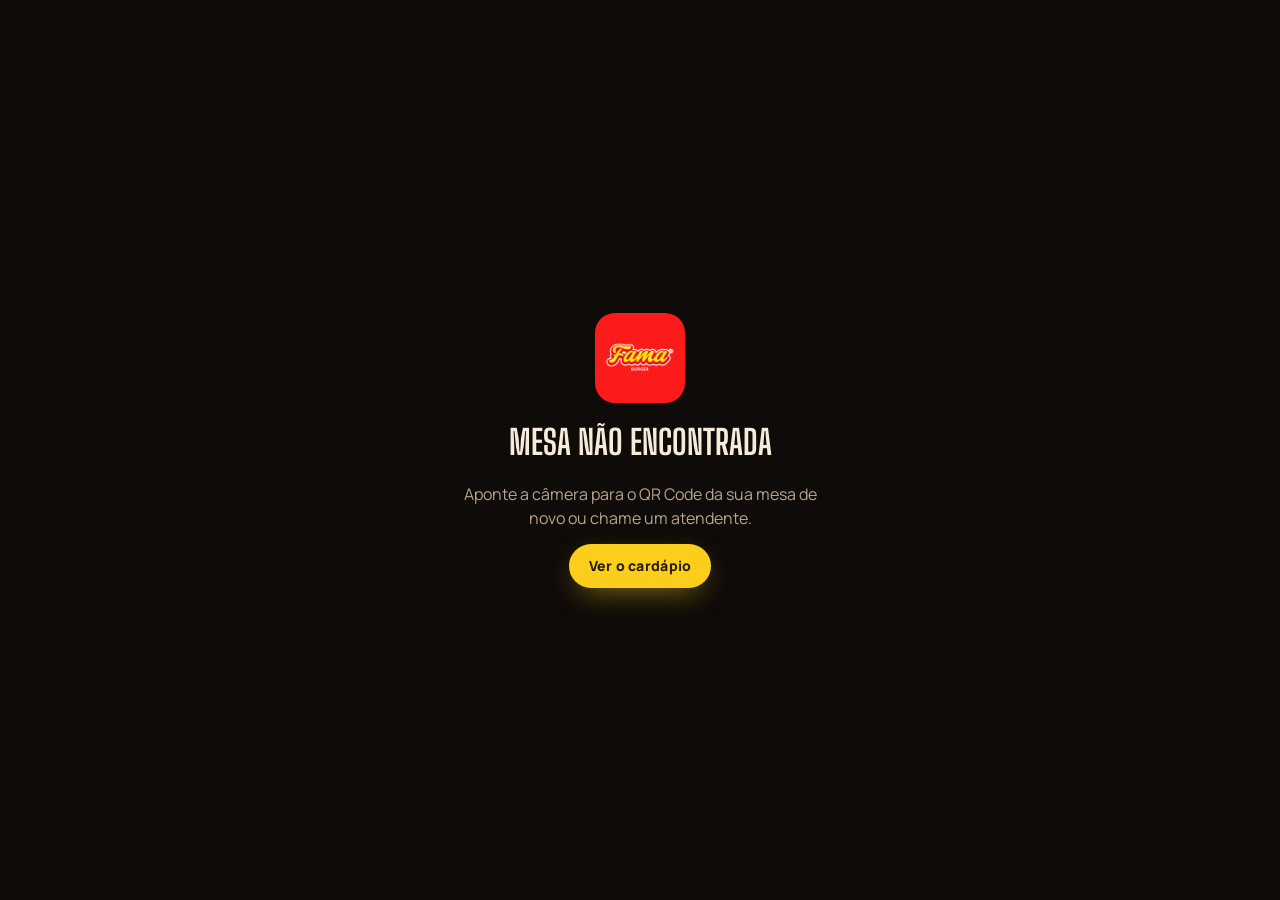
<file: mesa.html>
<!doctype html>
<html lang="pt-BR">
<head>
<meta charset="utf-8">
<meta name="viewport" content="width=device-width, initial-scale=1, viewport-fit=cover">
<title>Mesa · Fama Burguer e Pizzaria</title>
<meta name="claude:viewport-fit-sides" content="cover">
<meta name="description" content="Cardápio digital da Fama Burguer e Pizzaria — Manhuaçu, MG. Lanches, pizzas, à la carte, bebidas, porções, açaí e mais.">
<meta name="theme-color" content="#0f0b08">
<!-- Remova a linha abaixo quando o dono aprovar e quiser aparecer no Google -->
<meta name="robots" content="noindex">
<link rel="icon" href="assets/img/logo-fama.png">
<link rel="preconnect" href="https://fonts.googleapis.com">
<link rel="preconnect" href="https://fonts.gstatic.com" crossorigin>
<link rel="stylesheet" href="https://fonts.googleapis.com/css2?family=Big+Shoulders+Display:wght@600;700;800;900&family=Manrope:wght@400;500;600;700;800&display=swap">
<link rel="stylesheet" href="assets/css/fama.css?v=20261114c">
<link rel="stylesheet" href="assets/css/pedidos.css?v=20261120a">
</head>
<body class="is-mesa is-lite">

<!-- ====== Carregamento ====== -->
<div class="loader" id="loader" aria-hidden="true">
  <img class="loader__logo" src="assets/img/logo-fama.png" alt="" width="200" height="200">
  <div class="loader__bar"><span id="loaderBar"></span></div>
  <p class="loader__txt" id="loaderTxt">Abrindo o cardápio da mesa…</p>
</div>

<!-- ====== Barra superior ====== -->
<header class="topbar" id="topbar">
  <a class="topbar__brand" href="#inicio" data-scroll="#inicio" aria-label="Fama Burguer e Pizzaria — início">
    <img src="assets/img/logo-fama.png" alt="Logo Fama Burguer" width="44" height="44">
    <span class="topbar__name">Fama Burguer <em>e Pizzaria</em></span>
  </a>
  <span class="status-pill" id="statusPill" data-state="loading"><i></i><span>…</span></span>
  <div class="topbar__actions">
    <button class="icon-btn" id="skipIntro" type="button">Pular abertura</button>
    <button class="icon-btn icon-btn--round" id="openSearch" type="button" aria-label="Buscar no cardápio">
      <svg viewBox="0 0 24 24" aria-hidden="true"><circle cx="11" cy="11" r="7"/><path d="m20 20-3.6-3.6"/></svg>
    </button>
    <button class="icon-btn trk-btn" id="trackBtn" type="button" hidden>Meus pedidos <b id="trackN" hidden></b></button>
    <button class="cart-btn" id="openCart" type="button" aria-label="Abrir carrinho">
      <svg viewBox="0 0 24 24" aria-hidden="true"><path d="M3 4h2l2.4 11.2a2 2 0 0 0 2 1.6h7.7a2 2 0 0 0 2-1.5L21 8H6.2"/><circle cx="10" cy="20.5" r="1.3"/><circle cx="17" cy="20.5" r="1.3"/></svg>
      <span class="cart-btn__total" id="cartBtnTotal">R$ 0,00</span>
      <b class="cart-btn__count" id="cartCount" hidden>0</b>
    </button>
  </div>
</header>

<div class="mesa-banner" id="mesaBanner" hidden>Você está na <b></b> · o pedido vai direto para a cozinha</div>

<canvas id="fx" class="fx" aria-hidden="true"></canvas>
<div class="floaters" id="floaters" aria-hidden="true"></div>

<main id="inicio">
  <!-- ====== Abertura cinematográfica ====== -->
  <section class="hero" id="hero" aria-label="Abertura: montagem do hambúrguer">
    <div class="hero__stage">
      <div class="hero__glow" aria-hidden="true"></div>
      <div class="hero__cam" id="heroCam">
        <canvas class="hero__frames" id="frames" width="478" height="796" aria-hidden="true"></canvas>
        <video class="hero__video" id="heroVideo" muted playsinline preload="none" poster="assets/hero/f151.webp" hidden>
          <source src="assets/hero/montagem.mp4" type="video/mp4">
        </video>
        <div class="hero__sweep" id="heroSweep" aria-hidden="true"></div>
      </div>
      <div class="hero__vignette" aria-hidden="true"></div>

      <div class="hero__intro" id="heroIntro">
        <img class="hero__badge" src="assets/img/logo-fama.png" alt="Logo Fama Burguer" width="200" height="200">
        <h1 class="hero__title"><span>Fama Burguer</span><span>e Pizzaria</span></h1>
        <p class="hero__segments" id="heroSegments"></p>
        <p class="hero__cue"><span class="hero__mouse" aria-hidden="true"></span>Role para montar o burger</p>
      </div>

      <div class="hero__finale" id="heroFinale">
        <img class="hero__badge hero__badge--sm" src="assets/img/logo-fama.png" alt="" width="200" height="200">
        <p class="hero__kicker">Manhuaçu · MG</p>
        <h2 class="hero__big">Fama Burguer<br><span>e Pizzaria</span></h2>
        <div class="hero__ctas">
          <a class="btn btn--mustard" href="#cardapio" data-scroll="#cardapio">Ver o cardápio</a>
          <a class="btn btn--ghost" id="heroWhats" href="#" target="_blank" rel="noopener">Pedir pelo WhatsApp</a>
        </div>
      </div>
      <button class="hero__replay" id="heroReplay" type="button" hidden>Assistir montagem</button>
    </div>
  </section>

  <!-- ====== Calda de ketchup (transição) ====== -->
  <div class="sauce" id="sauce" aria-hidden="true">
    <svg class="sauce__svg" viewBox="0 0 1440 320" preserveAspectRatio="xMidYMin slice">
      <defs>
        <linearGradient id="sauceGrad" x1="0" y1="0" x2="0" y2="1">
          <stop offset="0" stop-color="#5e0703"/>
          <stop offset=".5" stop-color="#8f0f07"/>
          <stop offset="1" stop-color="#a8160b"/>
        </linearGradient>
        <!-- ketchup com volume: relevo pela borda + luz difusa + brilho molhado -->
        <filter id="ketchupGloss" x="-10%" y="-10%" width="120%" height="130%" color-interpolation-filters="sRGB">
          <feGaussianBlur in="SourceAlpha" stdDeviation="5" result="h"/>
          <feDiffuseLighting in="h" surfaceScale="7" diffuseConstant="1.05" lighting-color="#ffffff" result="d">
            <feDistantLight azimuth="235" elevation="52"/>
          </feDiffuseLighting>
          <feComposite in="SourceGraphic" in2="d" operator="arithmetic" k1="1.15" k2="0" k3="0" k4="0" result="shaded"/>
          <feSpecularLighting in="h" surfaceScale="7" specularConstant="1.2" specularExponent="42" lighting-color="#ffe9e2" result="s">
            <fePointLight x="380" y="-260" z="260"/>
          </feSpecularLighting>
          <feComposite in="s" in2="SourceAlpha" operator="in" result="sIn"/>
          <feComposite in="shaded" in2="sIn" operator="arithmetic" k1="0" k2="1" k3=".85" k4="0" result="lit"/>
          <feComposite in="lit" in2="SourceAlpha" operator="in"/>
        </filter>
        <filter id="ketchupGlossSm" x="-10%" y="-20%" width="120%" height="160%" color-interpolation-filters="sRGB">
          <feGaussianBlur in="SourceAlpha" stdDeviation="2" result="h"/>
          <feDiffuseLighting in="h" surfaceScale="4" diffuseConstant="1.05" lighting-color="#ffffff" result="d"><feDistantLight azimuth="235" elevation="52"/></feDiffuseLighting>
          <feComposite in="SourceGraphic" in2="d" operator="arithmetic" k1="1.15" k2="0" k3="0" k4="0" result="shaded"/>
          <feSpecularLighting in="h" surfaceScale="4" specularConstant="1.1" specularExponent="38" lighting-color="#ffe9e2" result="s"><fePointLight x="20" y="-40" z="60"/></feSpecularLighting>
          <feComposite in="s" in2="SourceAlpha" operator="in" result="sIn"/>
          <feComposite in="shaded" in2="sIn" operator="arithmetic" k1="0" k2="1" k3=".8" k4="0" result="lit"/>
          <feComposite in="lit" in2="SourceAlpha" operator="in"/>
        </filter>
        <linearGradient id="sauceShine" x1="0" y1="0" x2="1" y2="0">
          <stop offset="0" stop-color="#fff" stop-opacity="0"/>
          <stop offset=".5" stop-color="#ffd6c9" stop-opacity=".55"/>
          <stop offset="1" stop-color="#fff" stop-opacity="0"/>
        </linearGradient>
      </defs>
      <g id="drips" filter="url(#ketchupGloss)"></g>
    </svg>
  </div>

  <!-- ====== Informações rápidas ====== -->
  <section class="facts" id="cardapio" aria-label="Informações da loja">
    <div class="wrap"><div class="facts__row" id="facts"></div></div>
  </section>

  <!-- ====== Cupons de desconto (cadastrados no painel) ====== -->
  <section class="cupons" id="cuponsSec" aria-labelledby="cupTitle" hidden>
    <div class="wrap">
      <h2 class="sec-title" id="cupTitle">Cupons de desconto</h2>
      <div class="cupons__row" id="cupons" data-lenis-prevent-touch></div>
    </div>
  </section>

  <!-- ====== Destaques ====== -->
  <section class="highlights" aria-labelledby="hlTitle">
    <div class="wrap">
      <h2 class="sec-title" id="hlTitle">Destaques</h2>
    </div>
    <div class="hl-track" id="highlights" data-lenis-prevent-touch></div>
  </section>

  <!-- ====== Navegação fixa por categorias ====== -->
  <nav class="catnav" id="catnav" aria-label="Categorias do cardápio">
    <div class="catnav__inner" id="catnavInner" data-lenis-prevent-touch></div>
  </nav>

  <!-- ====== Catálogo ====== -->
  <div class="catalog" id="catalog"></div>

  <!-- ====== Rodapé / informações ====== -->
  <footer class="foot" id="info">
    <div class="wrap foot__grid" id="footer"></div>
    <div class="wrap foot__legal">
      <p id="sourceNote"></p>
      <button class="link-btn" id="toggleLite" type="button"></button>
    </div>
  </footer>
</main>

<!-- ====== Modal de produto ====== -->
<div class="sheet" id="productSheet" role="dialog" aria-modal="true" aria-labelledby="pTitle" hidden>
  <div class="sheet__scrim" data-close></div>
  <div class="sheet__panel" data-lenis-prevent>
    <button class="sheet__close" type="button" data-close aria-label="Fechar">×</button>
    <div class="pd" id="productBody"></div>
  </div>
</div>

<!-- ====== Carrinho ====== -->
<div class="drawer" id="cartDrawer" role="dialog" aria-modal="true" aria-labelledby="cartTitle" hidden>
  <div class="sheet__scrim" data-close></div>
  <aside class="drawer__panel" data-lenis-prevent>
    <div class="drawer__head">
      <h2 id="cartTitle">Seu pedido</h2>
      <button class="sheet__close sheet__close--static" type="button" data-close aria-label="Fechar">×</button>
    </div>
    <div class="drawer__body" id="cartBody"></div>
  </aside>
</div>

<!-- ====== Meus pedidos (acompanhamento) ====== -->
<div class="drawer" id="trackDrawer" role="dialog" aria-modal="true" aria-labelledby="trackTitle" hidden>
  <div class="sheet__scrim" data-close></div>
  <aside class="drawer__panel" data-lenis-prevent>
    <div class="drawer__head">
      <h2 id="trackTitle">Meus pedidos</h2>
      <button class="sheet__close sheet__close--static" type="button" data-close aria-label="Fechar">×</button>
    </div>
    <div class="drawer__body" id="trackBody"></div>
  </aside>
</div>

<!-- ====== Busca ====== -->
<div class="search" id="searchLayer" role="dialog" aria-modal="true" aria-label="Buscar no cardápio" hidden>
  <div class="sheet__scrim" data-close></div>
  <div class="search__panel" data-lenis-prevent>
    <div class="search__bar">
      <svg viewBox="0 0 24 24" aria-hidden="true"><circle cx="11" cy="11" r="7"/><path d="m20 20-3.6-3.6"/></svg>
      <input id="searchInput" type="search" placeholder="Busque X-Tudo, pizza, coca, açaí…" autocomplete="off" aria-label="Buscar produto">
      <button class="link-btn" type="button" data-close>Fechar</button>
    </div>
    <div class="search__results" id="searchResults"></div>
  </div>
</div>

<div class="toast" id="toast" role="status" aria-live="polite" hidden></div>

<script>window.FAMA_MODO = 'mesa';</script>
<script src="assets/vendor/gsap.min.js"></script>
<script src="assets/vendor/ScrollTrigger.min.js"></script>
<script src="assets/vendor/lenis.min.js"></script>
<script src="assets/js/fonte-dados.js?v=20261114c"></script>
<script src="assets/js/pedidos.js?v=20261120a"></script>
<script src="assets/js/app.js?v=20261120a"></script>
<script>
  /* busca o cardápio (Supabase ou cópia de reserva) e depois monta o site */
  (function () {
    var loader = document.getElementById('loader');
    // se algo der errado, nunca deixa o cliente preso na tela do logo
    function falhou() {
      if (loader.classList.contains('is-done') || document.getElementById('loaderTxt').dataset.erro) return;
      var t = document.getElementById('loaderTxt'); t.dataset.erro = '1';
      t.innerHTML = 'Não foi possível abrir o cardápio.<br><button type="button" style="margin-top:14px;padding:10px 22px;border-radius:999px;border:0;background:#f5b82e;color:#1a0f08;font-weight:700;font-size:15px">Recarregar</button>';
      t.querySelector('button').onclick = function () { location.replace(location.pathname + '?r=' + Date.now()); };
    }
    // demorou demais (internet muito lenta ou erro): mostra o cardápio se já estiver montado, senão oferece recarregar
    setTimeout(function () {
      if (loader.classList.contains('is-done')) return;
      if (document.querySelector('#catalog .card, .card')) loader.classList.add('is-done'); else falhou();
    }, 20000);
    if (!window.FamaDados || !window.FamaPedidos) return falhou();
    /* código da mesa vem do QR Code: mesa.html?m=CODIGO */
    var q = new URLSearchParams(location.search), codigo = (q.get('m') || q.get('mesa') || '').toLowerCase();
    function semMesa(msg) {
      loader.classList.add('is-done');
      var d = document.createElement('div'); d.className = 'mesa-erro';
      d.innerHTML = '<div><img src="assets/img/logo-fama.png" alt="" width="90" height="90" style="border-radius:20px"><h1>Mesa não encontrada</h1><p>' + msg + '</p><a class="btn btn--mustard" href="./">Ver o cardápio</a></div>';
      document.body.appendChild(d);
    }
    if (!/^[a-z0-9]{8,32}$/.test(codigo)) return semMesa('Aponte a câmera para o QR Code da sua mesa de novo ou chame um atendente.');
    var mesaPronta = FamaPedidos.mesa(codigo).then(function (m) {
      if (!m || m.loja !== FamaDados.SUPABASE.loja) throw new Error('mesa');
      window.FAMA_MESA = { codigo: codigo, numero: m.numero, nome: m.nome };
    });
    var menuPronto = new Promise(function (ok) { FamaDados.carregar(function (origem) { ok(origem); }); });
    Promise.all([mesaPronta, menuPronto]).then(function (r) {
      var origem = r[1];
      document.documentElement.dataset.fonte = origem;
      if (!window.FAMA_DATA || typeof window.iniciarFama !== 'function') return falhou();
      try { window.iniciarFama(); } catch (e) {
        if (window.console) console.error(e);
        if (document.querySelector('.card')) loader.classList.add('is-done'); else falhou();
      }
    }, function (e) {
      if (e && e.codigo === 'sem_conexao') return falhou();
      semMesa('Este QR Code não está ativo. Chame um atendente.');
    });
  })();
</script>
</body>
</html>
</file>
<file: assets/css/fama.css>
/* Fama Burguer e Pizzaria — catálogo digital
   Layout: abertura cinematográfica fixa (scroll-scrub) → calda de ketchup → catálogo em seções com navegação fixa.
   Visual único escuro (chapa/fumaça do vídeo), com o vermelho e o amarelo da logo. */
:root {
  --ink: #0f0b08;          /* fundo: fumaça escura */
  --ink-2: #18120d;        /* superfícies */
  --ink-3: #231a13;        /* superfícies elevadas */
  --ink-4: #2f241b;
  --line: rgba(255, 226, 180, .11);
  --line-2: rgba(255, 226, 180, .2);
  --cream: #f7ecdc;        /* texto principal */
  --muted: #b8a48d;        /* texto secundário */
  --faint: #7f6d5b;
  --mustard: #fbce1c;      /* amarelo da logo */
  --mustard-ink: #2a1d00;
  --ketchup: #e3221b;      /* vermelho da logo */
  --ketchup-deep: #9e120c;
  --cheddar: #f29a24;
  --ok: #57c98d;
  --warn: #f2b84b;
  --display: "Big Shoulders Display", "Arial Narrow", "Roboto Condensed", Impact, sans-serif;
  --body: "Manrope", "Segoe UI", system-ui, -apple-system, sans-serif;
  --r-sm: 10px;
  --r-md: 16px;
  --r-lg: 24px;
  --gutter: max(16px, env(safe-area-inset-left, 0px));
  --gutter-r: max(16px, env(safe-area-inset-right, 0px));
  --top: env(safe-area-inset-top, 0px);
  --bar-h: 64px;
  --ease: cubic-bezier(.2, .7, .1, 1);
  color-scheme: dark;
}

* { box-sizing: border-box; }
html { -webkit-text-size-adjust: 100%; scroll-padding-top: calc(var(--bar-h) + 70px); }
html.lenis, html.lenis body { height: auto; }
.lenis.lenis-smooth { scroll-behavior: auto !important; }
.lenis.lenis-stopped { overflow: hidden; }
body {
  margin: 0;
  background: var(--ink);
  color: var(--cream);
  font-family: var(--body);
  font-size: 16px;
  line-height: 1.5;
  overflow-x: hidden;
  -webkit-font-smoothing: antialiased;
}
body::before {
  content: ""; position: fixed; inset: 0 0 auto; height: var(--top); z-index: 60; background: var(--ink);
}
img { max-width: 100%; display: block; }
button { font: inherit; color: inherit; }
a { color: inherit; }
:focus-visible { outline: 3px solid var(--mustard); outline-offset: 3px; border-radius: 6px; }
[hidden] { display: none !important; }
.wrap { width: 100%; max-width: 1240px; margin-inline: auto; padding-left: var(--gutter); padding-right: var(--gutter-r); }

/* ---------- Botões ---------- */
.btn {
  display: inline-flex; align-items: center; justify-content: center; gap: .5em;
  min-height: 52px; padding: 0 26px; border-radius: 999px; border: 0; cursor: pointer;
  font-weight: 800; font-size: 15px; letter-spacing: .02em; text-decoration: none;
  transition: transform .25s var(--ease), background .25s, box-shadow .25s;
}
.btn:active { transform: scale(.97); }
.btn--mustard { background: var(--mustard); color: var(--mustard-ink); box-shadow: 0 10px 30px -10px rgba(251, 206, 28, .6); }
.btn--mustard:hover { background: #ffdb4a; }
.btn--ketchup { background: var(--ketchup); color: #fff; box-shadow: 0 10px 30px -12px rgba(227, 34, 27, .8); }
.btn--ketchup:hover { background: #f23a2c; }
.btn--ghost { background: rgba(255, 240, 220, .08); color: var(--cream); border: 1px solid var(--line-2); backdrop-filter: blur(8px); }
.btn--ghost:hover { background: rgba(255, 240, 220, .16); }
.btn--block { width: 100%; }
.btn[disabled], .btn[aria-disabled="true"] { opacity: .45; cursor: not-allowed; box-shadow: none; pointer-events: none; }
.link-btn { background: none; border: 0; color: var(--mustard); cursor: pointer; font-weight: 700; padding: 6px 4px; }
.icon-btn {
  background: rgba(255, 240, 220, .07); border: 1px solid var(--line); color: var(--cream);
  height: 42px; padding: 0 14px; border-radius: 999px; cursor: pointer; font-weight: 700; font-size: 13px;
}
.icon-btn--round { width: 42px; padding: 0; display: grid; place-items: center; }
.icon-btn svg, .cart-btn svg { width: 20px; height: 20px; fill: none; stroke: currentColor; stroke-width: 2; stroke-linecap: round; stroke-linejoin: round; }

/* ---------- Carregamento ---------- */
.loader {
  position: fixed; inset: 0; z-index: 100; display: grid; place-content: center; justify-items: center; gap: 22px;
  background: radial-gradient(60% 50% at 50% 45%, #2a1a10 0%, var(--ink) 70%);
  transition: opacity .7s var(--ease), visibility .7s;
}
.loader.is-done { opacity: 0; visibility: hidden; }
.loader__logo { width: 112px; height: 112px; border-radius: 26px; box-shadow: 0 20px 60px -10px rgba(227, 34, 27, .55); animation: pulse 1.6s ease-in-out infinite; }
.loader__bar { width: 180px; height: 4px; border-radius: 4px; background: rgba(255, 255, 255, .1); overflow: hidden; }
.loader__bar span { display: block; height: 100%; width: 0; background: linear-gradient(90deg, var(--ketchup), var(--mustard)); transition: width .3s; }
.loader__txt { margin: 0; color: var(--muted); font-size: 13px; letter-spacing: .14em; text-transform: uppercase; }
@keyframes pulse { 50% { transform: scale(1.05); } }

/* ---------- Barra superior ---------- */
.topbar {
  position: fixed; z-index: 40; top: var(--top); left: 0; right: 0; height: var(--bar-h);
  display: flex; align-items: center; gap: 12px;
  padding-left: var(--gutter); padding-right: var(--gutter-r);
  transition: background .4s, backdrop-filter .4s, border-color .4s;
  border-bottom: 1px solid transparent;
}
body:not(.is-intro) .topbar { background: rgba(15, 11, 8, .82); backdrop-filter: blur(14px) saturate(1.3); border-bottom-color: var(--line); }
.topbar__brand { display: flex; align-items: center; gap: 10px; text-decoration: none; min-width: 0; }
.topbar__brand img { width: 40px; height: 40px; border-radius: 11px; flex: none; }
.topbar__name { font-family: var(--display); font-weight: 800; font-size: 22px; letter-spacing: .01em; line-height: 1; white-space: nowrap; }
.topbar__name em { font-style: normal; color: var(--mustard); }
.topbar__actions { margin-left: auto; display: flex; align-items: center; gap: 8px; }
body:not(.is-intro) #skipIntro { display: none; }
.status-pill {
  display: inline-flex; align-items: center; gap: 7px; height: 30px; padding: 0 12px; border-radius: 999px;
  font-size: 12px; font-weight: 700; background: rgba(255, 255, 255, .06); border: 1px solid var(--line); white-space: nowrap;
}
.status-pill i { width: 8px; height: 8px; border-radius: 50%; background: var(--faint); }
.status-pill[data-state="open"] i { background: var(--ok); box-shadow: 0 0 0 4px rgba(87, 201, 141, .18); }
.status-pill[data-state="closed"] i { background: var(--ketchup); }
.cart-btn {
  position: relative; display: inline-flex; align-items: center; gap: 8px; height: 42px; padding: 0 16px 0 14px;
  border-radius: 999px; border: 0; cursor: pointer; background: var(--ketchup); color: #fff; font-weight: 800; font-size: 14px;
  font-variant-numeric: tabular-nums; box-shadow: 0 8px 24px -10px rgba(227, 34, 27, .9);
}
.cart-btn__count {
  position: absolute; top: -6px; right: -6px; min-width: 22px; height: 22px; padding: 0 6px; border-radius: 11px;
  display: grid; place-items: center; background: var(--mustard); color: var(--mustard-ink); font-size: 12px;
}
.cart-btn.bump { animation: bump .5s var(--ease); }
@keyframes bump { 30% { transform: scale(1.12) rotate(-3deg); } }

/* ---------- Camada 3D ---------- */
.fx { position: fixed; inset: 0; width: 100%; height: 100%; pointer-events: none; z-index: 0; opacity: 0; transition: opacity 1s; }
.fx.is-on { opacity: 1; }
body.is-intro .fx { z-index: 8; }

/* ---------- Abertura ---------- */
.hero { position: relative; height: 520vh; z-index: 2; background: #0d0907; }
.hero__stage { position: sticky; top: 0; height: 100vh; height: 100svh; overflow: hidden; isolation: isolate; }
.hero__glow {
  position: absolute; inset: -10%; z-index: 0;
  background:
    radial-gradient(40% 35% at 50% 62%, rgba(242, 154, 36, .22), transparent 70%),
    radial-gradient(70% 60% at 50% 50%, #1c130d 0%, #0d0907 75%);
}
.hero__cam {
  position: absolute; left: 50%; top: 50%; height: 100%; aspect-ratio: 478 / 796; z-index: 1;
  transform: translate(-50%, -50%); will-change: transform; transform-style: preserve-3d;
}
.hero__frames, .hero__video { width: 100%; height: 100%; display: block; object-fit: cover; }
.hero__cam { /* funde as bordas do quadro com o fundo */
  -webkit-mask-image: linear-gradient(90deg, transparent 0, #000 9%, #000 91%, transparent 100%), linear-gradient(180deg, transparent 0, #000 7%, #000 90%, transparent 100%);
  -webkit-mask-composite: source-in;
  mask-image: linear-gradient(90deg, transparent 0, #000 9%, #000 91%, transparent 100%), linear-gradient(180deg, transparent 0, #000 7%, #000 90%, transparent 100%);
  mask-composite: intersect;
}
.hero__sweep {
  position: absolute; inset: 0; pointer-events: none; mix-blend-mode: screen; opacity: 0;
  background: linear-gradient(105deg, transparent 35%, rgba(255, 214, 150, .35) 48%, transparent 60%);
  background-size: 260% 100%; background-position: 120% 0;
}
.hero__vignette { position: absolute; inset: 0; z-index: 2; pointer-events: none; background: radial-gradient(120% 90% at 50% 50%, transparent 55%, rgba(0, 0, 0, .65) 100%); }

.hero__intro, .hero__finale {
  position: absolute; z-index: 10; left: 0; right: 0; display: grid; justify-items: center; text-align: center;
  padding-left: var(--gutter); padding-right: var(--gutter-r);
}
.hero__intro { top: calc(var(--bar-h) + var(--top) + 2vh); gap: 10px; }
.hero__badge { width: clamp(84px, 11vw, 120px); height: auto; border-radius: 24%; box-shadow: 0 24px 60px -18px rgba(227, 34, 27, .8), 0 0 0 1px rgba(255, 255, 255, .08); }
.hero__badge--sm { width: 76px; }
.hero__title { margin: 6px 0 0; font-family: var(--display); font-weight: 900; text-transform: uppercase; line-height: .86; letter-spacing: .005em; font-size: clamp(46px, 9vw, 116px); text-wrap: balance; text-shadow: 0 6px 40px rgba(0, 0, 0, .6); }
.hero__title span { display: block; }
.hero__title span + span { color: var(--mustard); font-size: .58em; letter-spacing: .06em; }
.hero__segments { margin: 4px 0 0; color: var(--muted); font-size: 12px; font-weight: 700; letter-spacing: .22em; text-transform: uppercase; max-width: 40ch; }
.hero__cue { margin: 2vh 0 0; display: inline-flex; align-items: center; gap: 10px; font-size: 13px; color: var(--cream); opacity: .85; font-weight: 600; }
.hero__mouse { width: 20px; height: 32px; border: 2px solid currentColor; border-radius: 12px; position: relative; }
.hero__mouse::after { content: ""; position: absolute; left: 50%; top: 6px; width: 3px; height: 7px; margin-left: -1.5px; border-radius: 2px; background: var(--mustard); animation: wheel 1.6s ease-in-out infinite; }
@keyframes wheel { 60% { transform: translateY(8px); opacity: 0; } }

.hero__rail {
  position: absolute; z-index: 10; list-style: none; margin: 0; padding: 0;
  left: max(4vw, var(--gutter)); top: 50%; transform: translateY(-50%);
  display: grid; gap: 4px; counter-reset: ing; opacity: 0;
}
.hero__rail li {
  counter-increment: ing; display: grid; grid-template-columns: 34px 1fr; align-items: center; gap: 8px;
  font-size: 14px; font-weight: 700; color: var(--faint); transition: color .3s, transform .4s var(--ease);
}
.hero__rail li::before { content: counter(ing, decimal-leading-zero); font-family: var(--display); font-size: 15px; letter-spacing: .05em; }
.hero__rail li.is-done { color: var(--muted); }
.hero__rail li.is-now { color: var(--cream); transform: translateX(10px); }
.hero__rail li.is-now::before { color: var(--mustard); }
.hero__word {
  position: absolute; z-index: 10; right: max(4vw, var(--gutter-r)); top: 50%; margin: 0; transform: translateY(-50%);
  font-family: var(--display); font-weight: 900; text-transform: uppercase; line-height: .85; text-align: right;
  font-size: clamp(56px, 8.5vw, 150px); color: transparent; -webkit-text-stroke: 1.5px rgba(251, 206, 28, .85);
  max-width: 30vw; overflow-wrap: anywhere; opacity: 0;
}
.hero__word small { display: block; -webkit-text-stroke: 0; color: var(--muted); font-family: var(--body); font-size: 12px; letter-spacing: .25em; font-weight: 700; margin-bottom: 10px; }
.hero__finale { gap: 12px; opacity: 0; pointer-events: none; }
@media (min-width: 821px) {
  .hero__finale { left: max(6vw, var(--gutter)); right: auto; top: 50%; width: min(46vw, 640px); justify-items: start; text-align: left; margin-top: -170px; }
  .hero__finale .hero__ctas { justify-content: flex-start; }
}
.hero__finale.is-live { pointer-events: auto; }
.hero__kicker { margin: 0; font-size: 12px; letter-spacing: .3em; text-transform: uppercase; color: var(--mustard); font-weight: 800; }
.hero__big { margin: 0; font-family: var(--display); font-weight: 900; text-transform: uppercase; line-height: .86; font-size: clamp(44px, 7.6vw, 104px); text-shadow: 0 8px 50px rgba(0, 0, 0, .9); }
.hero__big span { color: var(--mustard); font-size: .55em; letter-spacing: .06em; }
.hero__ctas { display: flex; flex-wrap: wrap; gap: 10px; justify-content: center; margin-top: 6px; }
.hero__replay { position: absolute; z-index: 11; left: 50%; bottom: 24px; transform: translateX(-50%); }

@media (max-width: 820px) {
  .hero { height: 440vh; }
  .hero__cam { height: auto; width: 100%; top: 52%; }
  .hero__rail { left: auto; right: auto; top: auto; bottom: calc(18px + env(safe-area-inset-bottom, 0px)); transform: none; width: 100%;
    grid-auto-flow: column; justify-content: center; gap: 6px; padding-left: var(--gutter); padding-right: var(--gutter-r); }
  .hero__rail li { grid-template-columns: 1fr; font-size: 0; gap: 0; }
  .hero__rail li::before { content: ""; width: 22px; height: 4px; border-radius: 3px; background: rgba(255, 255, 255, .18); }
  .hero__rail li.is-done::before { background: var(--muted); }
  .hero__rail li.is-now { transform: none; }
  .hero__rail li.is-now::before { background: var(--mustard); width: 34px; }
  .hero__word { right: 0; left: 0; top: auto; bottom: calc(46px + env(safe-area-inset-bottom, 0px)); transform: none; text-align: center; max-width: none; font-size: clamp(44px, 15vw, 84px); }
  .hero__word small { margin-bottom: 4px; }
  .hero__finale { bottom: calc(3vh + env(safe-area-inset-bottom, 0px)); gap: 8px; }
  .hero__finale .hero__badge--sm { display: none; }
  .hero__finale::before { content: ""; position: absolute; inset: -40px 0 calc(-3vh - env(safe-area-inset-bottom, 0px)); z-index: -1; background: linear-gradient(180deg, transparent, rgba(13, 9, 7, .92) 38%); }
  .status-pill { display: none; }
  .topbar__name { font-size: 19px; }
  .topbar__name em { display: none; }
  .cart-btn__total { display: none; }
  .cart-btn { width: 46px; padding: 0; justify-content: center; }
}
@media (max-width: 380px) { #skipIntro { display: none; } }

/* ---------- Calda de ketchup ---------- */
.sauce { position: relative; z-index: 3; height: 0; }
.sauce__svg { position: absolute; left: 0; top: -2px; width: 100%; height: clamp(160px, 22vw, 320px); overflow: visible; filter: drop-shadow(0 14px 18px rgba(0, 0, 0, .45)); }

/* ---------- Seções comuns ---------- */
main { position: relative; }
.facts, .highlights, .cat-index, .catalog, .foot { position: relative; z-index: 2; }
.sec-head { display: grid; gap: 4px; margin-bottom: 22px; }
.eyebrow { margin: 0; font-size: 12px; font-weight: 800; letter-spacing: .22em; text-transform: uppercase; color: var(--mustard); }
.sec-title { margin: 0; font-family: var(--display); font-weight: 900; text-transform: uppercase; font-size: clamp(40px, 6vw, 76px); line-height: .9; text-wrap: balance; }

.facts { padding-top: clamp(150px, 20vw, 290px); padding-bottom: 36px; }
.facts__grid { display: grid; grid-template-columns: repeat(4, minmax(0, 1fr)); gap: 1px; background: var(--line); border: 1px solid var(--line); border-radius: var(--r-lg); overflow: hidden; }
.fact { background: var(--ink-2); padding: 18px 20px; display: grid; gap: 2px; min-width: 0; }
.fact dt { font-size: 11px; font-weight: 800; letter-spacing: .16em; text-transform: uppercase; color: var(--muted); }
.fact dd { margin: 0; font-family: var(--display); font-size: 26px; font-weight: 800; line-height: 1.05; font-variant-numeric: tabular-nums; }
.fact dd small { display: block; font-family: var(--body); font-size: 13px; font-weight: 600; color: var(--muted); margin-top: 4px; }
.fact--open dd { color: var(--ok); }
.fact--closed dd { color: #ff6b5f; }
@media (max-width: 820px) { .facts__grid { grid-template-columns: repeat(2, minmax(0, 1fr)); } .fact dd { font-size: 22px; } }

/* ---------- Destaques ---------- */
.highlights { padding-block: 40px 30px; }
.hl-track {
  display: grid; grid-auto-flow: column; grid-auto-columns: minmax(250px, 300px); gap: 16px; overflow-x: auto;
  padding: 6px max(var(--gutter), calc((100vw - 1240px) / 2 + 16px)) 26px; scroll-snap-type: x mandatory; scrollbar-width: thin;
  scrollbar-color: var(--ink-4) transparent;
}
.hl-card {
  scroll-snap-align: start; position: relative; border-radius: var(--r-lg); overflow: hidden; cursor: pointer; text-align: left;
  background: var(--ink-2); border: 1px solid var(--line); padding: 0; display: grid; grid-template-rows: auto 1fr;
  transition: transform .4s var(--ease), border-color .3s;
}
.hl-card:hover { transform: translateY(-6px); border-color: var(--line-2); }
.hl-card__img { aspect-ratio: 1; overflow: hidden; background: var(--ink-3); }
.hl-card__img img { width: 100%; height: 100%; object-fit: cover; transition: transform .8s var(--ease); }
.hl-card:hover .hl-card__img img { transform: scale(1.06); }
.hl-card__body { padding: 14px 16px 16px; display: grid; gap: 4px; align-content: start; }
.hl-card__rank { position: absolute; top: 12px; left: 12px; font-family: var(--display); font-weight: 900; font-size: 15px; background: var(--mustard); color: var(--mustard-ink); border-radius: 999px; padding: 3px 10px; }
.hl-card h3 { margin: 0; font-size: 17px; font-weight: 800; line-height: 1.25; }

/* ---------- Índice de categorias ---------- */
.cat-index { padding-block: 30px 50px; }
.cat-index__grid { display: grid; grid-template-columns: repeat(auto-fill, minmax(170px, 1fr)); gap: 12px; }
.ci {
  position: relative; display: grid; align-content: end; min-height: 150px; padding: 14px; border-radius: var(--r-md);
  overflow: hidden; text-decoration: none; background: var(--ink-3); border: 1px solid var(--line); cursor: pointer; text-align: left;
  isolation: isolate; transition: transform .35s var(--ease), border-color .3s;
}
.ci:hover { transform: translateY(-4px); border-color: var(--line-2); }
.ci img { position: absolute; inset: 0; width: 100%; height: 100%; object-fit: cover; z-index: -2; opacity: .75; transition: transform .8s var(--ease), opacity .3s; }
.ci:hover img { transform: scale(1.08); opacity: .9; }
.ci::after { content: ""; position: absolute; inset: 0; z-index: -1; background: linear-gradient(180deg, rgba(15, 11, 8, 0) 20%, rgba(15, 11, 8, .92) 92%); }
.ci strong { font-family: var(--display); font-size: 23px; line-height: 1; text-transform: uppercase; font-weight: 800; overflow-wrap: anywhere; }
.ci span { font-size: 12px; color: var(--muted); font-weight: 700; margin-top: 4px; }
.ci .tag { position: absolute; top: 10px; left: 10px; }
.ci--noimg { background: radial-gradient(90% 80% at 80% 0%, rgba(227, 34, 27, .35), transparent 60%), var(--ink-3); }

/* ---------- Navegação por categorias ---------- */
.catnav {
  position: sticky; z-index: 30; top: calc(var(--top) + var(--bar-h));
  background: rgba(15, 11, 8, .86); backdrop-filter: blur(14px) saturate(1.3); border-bottom: 1px solid var(--line);
}
.catnav__inner {
  max-width: 1240px; margin-inline: auto; display: flex; gap: 6px; overflow-x: auto; scrollbar-width: none;
  padding: 10px var(--gutter-r) 10px var(--gutter);
}
.catnav__inner::-webkit-scrollbar { display: none; }
.chip {
  flex: none; height: 38px; padding: 0 16px; border-radius: 999px; border: 1px solid var(--line); background: transparent; cursor: pointer;
  font-weight: 700; font-size: 14px; color: var(--muted); white-space: nowrap; transition: background .25s, color .25s, border-color .25s;
}
.chip:hover { color: var(--cream); border-color: var(--line-2); }
.chip.is-active { background: var(--mustard); color: var(--mustard-ink); border-color: var(--mustard); }
.chip sup { font-size: 10px; margin-left: 3px; opacity: .7; }

/* ---------- Catálogo ---------- */
.catalog { padding-block: 10px 60px; }
.cat { padding-top: 56px; content-visibility: auto; contain-intrinsic-size: auto 1200px; }
.cat__head { display: flex; flex-wrap: wrap; align-items: end; gap: 10px 18px; margin-bottom: 22px; position: relative; }
.cat__title { margin: 0; font-family: var(--display); font-weight: 900; text-transform: uppercase; font-size: clamp(38px, 5.4vw, 68px); line-height: .9; text-wrap: balance; position: relative; }
.cat__drip { position: absolute; left: 0; top: 100%; width: 120px; height: 34px; overflow: visible; }
.cat__drip path { fill: var(--ketchup); }
.cat__meta { display: flex; flex-wrap: wrap; gap: 8px; align-items: center; padding-bottom: 6px; }
.cat__count { font-size: 13px; color: var(--muted); font-weight: 700; }
.cat__empty { padding: 26px; border: 1px dashed var(--line-2); border-radius: var(--r-md); color: var(--muted); }
.tag {
  display: inline-flex; align-items: center; gap: 5px; height: 24px; padding: 0 10px; border-radius: 999px; font-size: 11px; font-weight: 800;
  letter-spacing: .06em; text-transform: uppercase; background: rgba(255, 255, 255, .08); color: var(--cream); white-space: nowrap;
}
.tag--promo { background: var(--ketchup); color: #fff; }
.tag--time { background: rgba(251, 206, 28, .14); color: var(--mustard); }
.tag--out { background: rgba(255, 255, 255, .1); color: var(--muted); }
.tag--now { background: rgba(87, 201, 141, .16); color: var(--ok); }

.grid { display: grid; grid-template-columns: repeat(auto-fill, minmax(min(100%, 290px), 1fr)); gap: 16px; }
.card {
  position: relative; display: grid; grid-template-rows: auto 1fr; min-width: 0; text-align: left; padding: 0; cursor: pointer;
  border-radius: var(--r-lg); overflow: hidden; background: var(--ink-2); border: 1px solid var(--line);
  transition: transform .45s var(--ease), border-color .3s, box-shadow .45s;
}
.card:hover { transform: translateY(-6px); border-color: var(--line-2); box-shadow: 0 30px 50px -30px rgba(0, 0, 0, .9); }
.card__img { position: relative; aspect-ratio: 4 / 3; overflow: hidden; background: var(--ink-3); }
.card__img img { width: 100%; height: 100%; object-fit: cover; transition: transform .9s var(--ease), opacity .5s; opacity: 0; }
.card__img img.is-loaded { opacity: 1; }
.card:hover .card__img img { transform: scale(1.06); }
.card__tags { position: absolute; top: 12px; left: 12px; right: 12px; display: flex; flex-wrap: wrap; gap: 6px; z-index: 1; }
.card__body { padding: 16px 18px 18px; display: grid; gap: 8px; align-content: start; min-width: 0; }
.card__title { margin: 0; font-size: 18px; font-weight: 800; line-height: 1.25; overflow-wrap: anywhere; }
.card__desc { margin: 0; font-size: 14px; color: var(--muted); line-height: 1.5; display: -webkit-box; -webkit-line-clamp: 3; -webkit-box-orient: vertical; overflow: hidden; }
.card__vars { list-style: none; margin: 2px 0 0; padding: 0; display: grid; gap: 4px; font-size: 14px; }
.card__vars li { display: flex; justify-content: space-between; gap: 10px; padding: 6px 10px; border-radius: 8px; background: var(--ink-3); }
.card__vars b { color: var(--mustard); font-variant-numeric: tabular-nums; white-space: nowrap; }
.card__vars li.is-out { opacity: .5; }
.card__foot { display: flex; align-items: center; justify-content: space-between; gap: 10px; margin-top: 4px; }
.price { font-family: var(--display); font-weight: 800; font-size: 26px; line-height: 1; font-variant-numeric: tabular-nums; color: var(--mustard); white-space: nowrap; }
.price small { display: block; font-family: var(--body); font-size: 11px; font-weight: 700; letter-spacing: .08em; text-transform: uppercase; color: var(--muted); margin-bottom: 3px; }
.add-dot { flex: none; width: 42px; height: 42px; border-radius: 50%; display: grid; place-items: center; background: var(--ketchup); color: #fff; font-size: 24px; font-weight: 600; line-height: 1; transition: transform .3s var(--ease); }
.card:hover .add-dot { transform: rotate(90deg) scale(1.08); }
.card.is-out { cursor: default; }
.card.is-out .card__img img { filter: grayscale(.85) brightness(.6); }
.card.is-out .price { color: var(--faint); }
.card.is-out .add-dot { background: var(--ink-4); color: var(--faint); }
.card.is-out:hover { transform: none; }
.noimg { position: absolute; inset: 0; display: grid; place-items: center; background: radial-gradient(70% 70% at 70% 20%, rgba(227, 34, 27, .25), transparent 70%), var(--ink-3); }
.noimg svg { width: 38%; height: auto; opacity: .9; }
.noimg span { position: absolute; bottom: 10px; font-size: 11px; color: var(--faint); font-weight: 700; letter-spacing: .1em; text-transform: uppercase; }

.subhead { margin: 34px 0 14px; display: flex; gap: 14px; align-items: center; }
.subhead img, .subhead .subhead__ph { width: 64px; height: 64px; border-radius: 16px; object-fit: cover; flex: none; background: var(--ink-3); }
.subhead h3 { margin: 0; font-family: var(--display); font-size: 30px; font-weight: 800; text-transform: uppercase; line-height: 1; }
.subhead p { margin: 4px 0 0; color: var(--muted); font-size: 14px; }
.divider-out { margin: 30px 0 14px; display: flex; align-items: center; gap: 12px; color: var(--muted); font-size: 12px; font-weight: 800; letter-spacing: .16em; text-transform: uppercase; }
.divider-out::after { content: ""; flex: 1; height: 1px; background: var(--line); }

.grid--opts { grid-template-columns: repeat(auto-fill, minmax(min(100%, 230px), 1fr)); gap: 12px; }
.grid--opts .card__img { aspect-ratio: 1; }
.grid--opts .card__title { font-size: 16px; }
.grid--opts .price { font-size: 22px; }
.rows { display: grid; grid-template-columns: repeat(auto-fill, minmax(min(100%, 320px), 1fr)); gap: 0 24px; border-top: 1px solid var(--line); }
.row {
  display: flex; align-items: center; justify-content: space-between; gap: 14px; padding: 14px 4px; border: 0; border-bottom: 1px solid var(--line);
  background: none; text-align: left; cursor: pointer; min-width: 0;
}
.row:hover .row__t { color: var(--mustard); }
.row__t { font-weight: 700; overflow-wrap: anywhere; transition: color .2s; }
.row__d { display: block; color: var(--muted); font-size: 13px; }
.row .price { font-size: 21px; }
.row.is-out { cursor: default; opacity: .55; }
.row.is-out:hover .row__t { color: inherit; }

/* Pizzas */
.pizza-sizes { display: grid; grid-template-columns: repeat(auto-fill, minmax(min(100%, 290px), 1fr)); gap: 16px; }
.flavors { margin-top: 26px; border: 1px solid var(--line); border-radius: var(--r-lg); overflow: hidden; background: var(--ink-2); }
.flavors__head { padding: 18px 20px 6px; }
.flavors__head h3 { margin: 0; font-family: var(--display); font-weight: 800; font-size: 30px; text-transform: uppercase; }
.flavors__head p { margin: 2px 0 0; color: var(--muted); font-size: 14px; }
.flavors__scroll { overflow-x: auto; }
.flavors table { width: 100%; border-collapse: collapse; font-variant-numeric: tabular-nums; }
.flavors th, .flavors td { padding: 12px 20px; text-align: left; border-top: 1px solid var(--line); white-space: nowrap; }
.flavors th { font-size: 11px; letter-spacing: .14em; text-transform: uppercase; color: var(--muted); }
.flavors td:first-child { white-space: normal; font-weight: 700; }
.flavors td.num, .flavors th.num { text-align: right; }
.flavors td.num { font-family: var(--display); font-size: 21px; font-weight: 800; color: var(--mustard); }
.flavors tr.is-out td { color: var(--faint); }
.flavors .bordas { padding: 14px 20px 18px; border-top: 1px solid var(--line); color: var(--muted); font-size: 14px; display: flex; flex-wrap: wrap; gap: 8px 18px; }
.flavors .bordas b { color: var(--cream); }

/* Revelação ao rolar */
.reveal { transform: translateY(26px) scale(.985); opacity: .35; transition: transform .9s var(--ease), opacity .9s var(--ease); }
.reveal.is-in { transform: none; opacity: 1; }

/* ---------- Rodapé ---------- */
.foot { border-top: 1px solid var(--line); background: linear-gradient(180deg, var(--ink-2), var(--ink)); padding-block: 50px 40px; }
.foot__grid { display: grid; grid-template-columns: 1.2fr 1fr 1fr; gap: 34px; }
.foot h3 { margin: 0 0 12px; font-family: var(--display); font-weight: 800; font-size: 26px; text-transform: uppercase; }
.foot p, .foot li { color: var(--muted); font-size: 14px; }
.foot ul { list-style: none; margin: 0; padding: 0; display: grid; gap: 6px; }
.foot .brandline { display: flex; gap: 14px; align-items: center; margin-bottom: 14px; }
.foot .brandline img { width: 72px; height: 72px; border-radius: 18px; }
.foot .brandline strong { font-family: var(--display); font-size: 30px; line-height: 1; text-transform: uppercase; }
.hours { width: 100%; border-collapse: collapse; font-size: 14px; font-variant-numeric: tabular-nums; }
.hours td { padding: 6px 0; border-bottom: 1px solid var(--line); color: var(--muted); }
.hours td:last-child { text-align: right; color: var(--cream); font-weight: 700; }
.hours tr.is-today td { color: var(--mustard); }
.regions { max-height: 260px; overflow: auto; border: 1px solid var(--line); border-radius: var(--r-sm); }
.regions table { width: 100%; border-collapse: collapse; font-size: 13px; font-variant-numeric: tabular-nums; }
.regions td { padding: 7px 12px; border-bottom: 1px solid var(--line); color: var(--muted); }
.regions td:last-child { text-align: right; color: var(--cream); font-weight: 700; white-space: nowrap; }
.contact-list a { color: var(--cream); font-weight: 700; }
.copyable { display: inline-flex; align-items: center; gap: 8px; }
.foot__legal { margin-top: 36px; display: flex; flex-wrap: wrap; justify-content: space-between; gap: 10px; color: var(--faint); font-size: 12px; }
.foot__legal p { margin: 0; color: var(--faint); font-size: 12px; max-width: 80ch; }
@media (max-width: 900px) { .foot__grid { grid-template-columns: 1fr; } }

/* ---------- Modal de produto ---------- */
.sheet, .drawer, .search { position: fixed; inset: 0; z-index: 70; }
.sheet__scrim { position: absolute; inset: 0; background: rgba(5, 3, 2, .72); backdrop-filter: blur(6px); animation: fade .3s both; }
@keyframes fade { from { opacity: 0; } }
.sheet__panel {
  position: absolute; left: 50%; top: 50%; transform: translate(-50%, -50%); width: min(980px, calc(100% - 32px)); max-height: calc(100% - 48px);
  overflow: auto; overscroll-behavior: contain; background: var(--ink-2); border: 1px solid var(--line-2); border-radius: 28px;
  animation: pop .45s var(--ease) both; box-shadow: 0 50px 100px -30px #000;
}
@keyframes pop { from { opacity: 0; transform: translate(-50%, -46%) scale(.97); } }
.sheet__close {
  position: sticky; top: 14px; float: right; margin: 14px 14px -56px 0; z-index: 3; width: 42px; height: 42px; border-radius: 50%;
  border: 0; background: rgba(15, 11, 8, .75); color: var(--cream); font-size: 26px; line-height: 1; cursor: pointer; backdrop-filter: blur(8px);
}
.sheet__close--static { position: static; float: none; margin: 0; }
.pd { display: grid; grid-template-columns: minmax(0, 1fr) minmax(0, 1.05fr); }
.pd__media { position: relative; min-height: 100%; background: var(--ink-3); }
.pd__media-inner { position: sticky; top: 0; aspect-ratio: 1; overflow: hidden; }
.pd__media img { width: 100%; height: 100%; object-fit: cover; }
.pd__main { padding: 30px 28px 0; display: grid; gap: 14px; align-content: start; min-width: 0; }
.pd__cat { margin: 0; font-size: 12px; font-weight: 800; letter-spacing: .18em; text-transform: uppercase; color: var(--mustard); }
.pd__title { margin: 0; font-family: var(--display); font-weight: 900; font-size: clamp(32px, 4vw, 46px); line-height: .95; text-transform: uppercase; overflow-wrap: anywhere; }
.pd__desc { margin: 0; color: var(--muted); }
.pd__price { display: flex; align-items: baseline; gap: 10px; }
.pd__notice { padding: 12px 14px; border-radius: var(--r-sm); background: rgba(251, 206, 28, .1); color: var(--mustard); font-size: 14px; font-weight: 600; }
.pd__notice--out { background: rgba(255, 255, 255, .06); color: var(--muted); }
.step { border-top: 1px solid var(--line); padding-top: 16px; display: grid; gap: 10px; }
.step__head { display: flex; justify-content: space-between; align-items: start; gap: 10px; }
.step__head h3 { margin: 0; font-size: 17px; font-weight: 800; }
.step__head p { margin: 2px 0 0; font-size: 13px; color: var(--muted); }
.step__badge { flex: none; font-size: 11px; font-weight: 800; letter-spacing: .08em; text-transform: uppercase; padding: 4px 10px; border-radius: 999px; background: rgba(255, 255, 255, .08); color: var(--muted); }
.step__badge.is-req { background: var(--ketchup); color: #fff; }
.step__badge.is-ok { background: rgba(87, 201, 141, .18); color: var(--ok); }
.step.has-error .step__head h3 { color: #ff7a6e; }
.opts { display: grid; gap: 8px; }
.opt {
  display: grid; grid-template-columns: auto minmax(0, 1fr) auto; align-items: center; gap: 12px; padding: 10px 12px; border-radius: 14px;
  border: 1px solid var(--line); background: var(--ink); cursor: pointer; transition: border-color .2s, background .2s;
}
.opt:hover { border-color: var(--line-2); }
.opt.is-on { border-color: var(--mustard); background: rgba(251, 206, 28, .07); }
.opt.is-out { opacity: .45; cursor: not-allowed; }
.opt__thumb { width: 52px; height: 52px; border-radius: 12px; object-fit: cover; background: var(--ink-3); }
.opt__mark { width: 22px; height: 22px; border-radius: 50%; border: 2px solid var(--line-2); display: grid; place-items: center; flex: none; }
.opt__mark--box { border-radius: 7px; }
.opt.is-on .opt__mark { border-color: var(--mustard); background: var(--mustard); }
.opt.is-on .opt__mark::after { content: ""; width: 9px; height: 5px; border-left: 2.5px solid var(--mustard-ink); border-bottom: 2.5px solid var(--mustard-ink); transform: translateY(-1px) rotate(-45deg); }
.opt__lead { display: flex; align-items: center; gap: 10px; }
.opt__t { font-weight: 700; font-size: 15px; overflow-wrap: anywhere; }
.opt__d { display: block; color: var(--muted); font-size: 13px; line-height: 1.4; }
.opt__out { display: block; color: var(--faint); font-size: 12px; font-weight: 700; }
.opt__p { font-weight: 800; font-variant-numeric: tabular-nums; color: var(--mustard); white-space: nowrap; font-size: 14px; }
.opt input { position: absolute; opacity: 0; pointer-events: none; }
.stepper { display: inline-flex; align-items: center; gap: 2px; background: var(--ink-3); border-radius: 999px; padding: 3px; }
.stepper button { width: 32px; height: 32px; border-radius: 50%; border: 0; background: transparent; cursor: pointer; font-size: 18px; font-weight: 700; color: var(--cream); }
.stepper button:hover:not([disabled]) { background: var(--ink-4); }
.stepper button[disabled] { opacity: .3; cursor: default; }
.stepper output { min-width: 22px; text-align: center; font-weight: 800; font-variant-numeric: tabular-nums; }
.nested { margin: 2px 0 6px 18px; padding-left: 14px; border-left: 2px solid var(--line-2); }
.pd__note { display: grid; gap: 6px; border-top: 1px solid var(--line); padding-top: 16px; }
.pd__note label { font-weight: 800; font-size: 15px; }
textarea, input[type="text"], input[type="tel"], input[type="number"], select {
  width: 100%; background: var(--ink); color: var(--cream); border: 1px solid var(--line-2); border-radius: 12px; padding: 12px 14px; font: inherit; font-size: 15px;
}
textarea { min-height: 76px; resize: vertical; }
.pd__bar {
  position: sticky; bottom: 0; margin: 10px -28px 0; padding: 14px 28px calc(14px + env(safe-area-inset-bottom, 0px));
  display: flex; gap: 12px; align-items: center; background: linear-gradient(180deg, rgba(24, 18, 13, .7), var(--ink-2) 30%); backdrop-filter: blur(8px); border-top: 1px solid var(--line);
}
.pd__bar .btn { flex: 1; justify-content: space-between; }
.pd__err { color: #ff7a6e; font-size: 13px; font-weight: 700; margin: 0; }
@media (max-width: 820px) {
  .sheet__panel { left: 0; right: 0; top: auto; bottom: 0; width: 100%; max-height: 94%; transform: none; border-radius: 26px 26px 0 0; animation: rise .45s var(--ease) both; }
  @keyframes rise { from { transform: translateY(40px); opacity: 0; } }
  .pd { grid-template-columns: 1fr; }
  .pd__media-inner { position: relative; aspect-ratio: 4 / 3; }
  .pd__main { padding: 20px 18px 0; }
  .pd__bar { margin: 10px -18px 0; padding-left: 18px; padding-right: 18px; }
}

/* ---------- Carrinho ---------- */
.drawer__panel {
  position: absolute; top: 0; right: 0; bottom: 0; width: min(480px, 100%); background: var(--ink-2); border-left: 1px solid var(--line-2);
  display: grid; grid-template-rows: auto 1fr; animation: slide .45s var(--ease) both; padding-top: var(--top);
}
@keyframes slide { from { transform: translateX(40px); opacity: 0; } }
.drawer__head { display: flex; align-items: center; justify-content: space-between; padding: 18px 20px; border-bottom: 1px solid var(--line); }
.drawer__head h2 { margin: 0; font-family: var(--display); font-size: 34px; text-transform: uppercase; font-weight: 900; }
.drawer__body { overflow: auto; overscroll-behavior: contain; padding: 16px 20px calc(24px + env(safe-area-inset-bottom, 0px)); display: grid; gap: 16px; align-content: start; }
.cline { display: grid; grid-template-columns: 58px minmax(0, 1fr) auto; gap: 12px; padding-bottom: 14px; border-bottom: 1px solid var(--line); }
.cline img, .cline .cline__ph { width: 58px; height: 58px; border-radius: 12px; object-fit: cover; background: var(--ink-3); }
.cline h4 { margin: 0; font-size: 15px; font-weight: 800; overflow-wrap: anywhere; }
.cline ul { margin: 4px 0 0; padding: 0; list-style: none; color: var(--muted); font-size: 12.5px; }
.cline__obs { color: var(--faint); font-size: 12px; font-style: italic; }
.cline__right { display: grid; justify-items: end; gap: 8px; align-content: space-between; }
.cline__price { font-weight: 800; font-variant-numeric: tabular-nums; }
.cline__rm { background: none; border: 0; color: var(--faint); cursor: pointer; font-size: 12px; text-decoration: underline; }
.empty { text-align: center; color: var(--muted); padding: 40px 10px; display: grid; gap: 14px; justify-items: center; }
.totals { display: grid; gap: 6px; font-variant-numeric: tabular-nums; }
.totals div { display: flex; justify-content: space-between; color: var(--muted); }
.totals .grand { color: var(--cream); font-size: 20px; font-weight: 800; padding-top: 8px; border-top: 1px solid var(--line); }
.form { display: grid; gap: 12px; }
.form h3 { margin: 6px 0 0; font-family: var(--display); font-size: 24px; text-transform: uppercase; }
.field { display: grid; gap: 6px; }
.field label { font-size: 13px; font-weight: 700; color: var(--muted); }
.field--2 { grid-template-columns: 1fr 1fr; gap: 10px; }
.seg { display: grid; grid-auto-flow: column; grid-auto-columns: 1fr; gap: 6px; background: var(--ink); border: 1px solid var(--line); border-radius: 14px; padding: 4px; }
.seg label { position: relative; text-align: center; padding: 10px 6px; border-radius: 10px; cursor: pointer; font-weight: 700; font-size: 14px; color: var(--muted); }
.seg input { position: absolute; opacity: 0; }
.seg input:checked + span { color: var(--mustard-ink); }
.seg label:has(input:checked) { background: var(--mustard); color: var(--mustard-ink); }
.seg label:has(input:focus-visible) { outline: 3px solid var(--mustard); outline-offset: 2px; }
.note { font-size: 13px; color: var(--muted); padding: 10px 12px; background: var(--ink); border-radius: 10px; border: 1px solid var(--line); }
.note--warn { color: var(--warn); border-color: rgba(242, 184, 75, .3); }

/* ---------- Busca ---------- */
.search__panel {
  position: absolute; left: 50%; top: calc(var(--top) + 16px); transform: translateX(-50%); width: min(760px, calc(100% - 24px)); max-height: calc(100% - 32px - var(--top));
  display: grid; grid-template-rows: auto 1fr; background: var(--ink-2); border: 1px solid var(--line-2); border-radius: 22px; overflow: hidden; animation: fade .3s both;
}
.search__bar { display: flex; align-items: center; gap: 10px; padding: 12px 14px; border-bottom: 1px solid var(--line); }
.search__bar svg { width: 22px; height: 22px; fill: none; stroke: var(--muted); stroke-width: 2; flex: none; }
.search__bar input { flex: 1; min-width: 0; background: transparent; border: 0; color: var(--cream); font-size: 18px; font-weight: 600; outline: none; padding: 8px 0; }
.search__results { overflow: auto; overscroll-behavior: contain; padding: 8px; }
.sr-group { padding: 10px 10px 4px; font-size: 11px; font-weight: 800; letter-spacing: .16em; text-transform: uppercase; color: var(--muted); }
.sr { display: grid; grid-template-columns: 52px minmax(0, 1fr) auto; gap: 12px; align-items: center; width: 100%; padding: 8px 10px; border-radius: 12px; border: 0; background: none; text-align: left; cursor: pointer; }
.sr:hover, .sr:focus-visible { background: var(--ink-3); }
.sr img, .sr .sr__ph { width: 52px; height: 52px; border-radius: 10px; object-fit: cover; background: var(--ink-3); }
.sr b { display: block; font-weight: 800; overflow-wrap: anywhere; }
.sr small { color: var(--muted); font-size: 12.5px; }
.sr mark { background: rgba(251, 206, 28, .3); color: inherit; border-radius: 3px; }
.sr .price { font-size: 19px; }
.sr.is-out { opacity: .55; }

.toast {
  position: fixed; z-index: 90; left: 50%; bottom: calc(22px + env(safe-area-inset-bottom, 0px)); transform: translateX(-50%);
  background: var(--cream); color: var(--ink); font-weight: 800; padding: 12px 20px; border-radius: 999px; box-shadow: 0 20px 40px -10px #000;
  animation: rise .4s var(--ease) both; max-width: calc(100% - 32px); text-align: center;
}

/* ---------- Modo leve / movimento reduzido ---------- */
body.is-lite .hero { height: auto; }
body.is-lite .hero__stage { position: relative; height: auto; min-height: 100svh; padding-bottom: 40px; display: flex; flex-direction: column; align-items: center; }
body.is-lite .hero__intro { order: -1; width: 100%; }
body.is-lite .hero__rail, body.is-lite .hero__word { display: none; }
body.is-lite .hero__intro { position: relative; top: auto; padding-top: calc(var(--bar-h) + var(--top) + 20px); }
body.is-lite .hero__cam { position: relative; left: auto; top: auto; transform: none; margin: 10px auto 0; height: min(70svh, 640px); width: auto; }
body.is-lite .hero__finale { position: relative; bottom: auto; opacity: 1; pointer-events: auto; margin-top: -40px; }
body.is-lite .hero__finale .hero__badge, body.is-lite .hero__finale .hero__big, body.is-lite .hero__finale .hero__kicker { display: none; }
body.is-lite .hero__cue { display: none; }
body.is-lite .reveal { transform: none; opacity: 1; }
@media (max-width: 820px) { body.is-lite .hero__cam { height: auto; width: min(100%, 420px); } }
@media (prefers-reduced-motion: reduce) {
  *, *::before, *::after { animation-duration: .01ms !important; transition-duration: .01ms !important; }
  .reveal { transform: none; opacity: 1; }
}
.ci .tag { background: rgba(15, 11, 8, .82); color: var(--mustard); backdrop-filter: blur(6px); }
.ci .tag--promo { background: var(--ketchup); color: #fff; }
.hl-track { scroll-padding-inline: max(var(--gutter), calc((100vw - 1240px) / 2 + 16px)); }

/* ================= Versão 2: mais compacta e fiel ao original ================= */
:root { --bar-h: 56px; }
.topbar__brand img { width: 34px; height: 34px; border-radius: 9px; }
.topbar__name { font-size: 19px; }
.icon-btn { height: 36px; font-size: 12px; padding: 0 12px; }
.icon-btn--round { width: 36px; padding: 0; }
.cart-btn { height: 36px; font-size: 13px; padding: 0 14px 0 12px; }
.icon-btn svg, .cart-btn svg { width: 18px; height: 18px; }
.status-pill { height: 26px; font-size: 11px; }

.hero__badge { width: clamp(64px, 8vw, 92px); }
.hero__badge--sm { width: 60px; }
.hero__title { font-size: clamp(38px, 6.4vw, 84px); }
.hero__big { font-size: clamp(36px, 5.6vw, 76px); }
.btn { min-height: 44px; padding: 0 20px; font-size: 14px; }

.facts { padding-bottom: 18px; }
.facts__row { display: flex; flex-wrap: wrap; gap: 8px; }
.fact { display: inline-flex; align-items: center; gap: 8px; height: 34px; padding: 0 14px; border-radius: 999px; background: var(--ink-2); border: 1px solid var(--line); font-size: 13px; font-weight: 700; color: var(--cream); text-decoration: none; }
.fact i { width: 8px; height: 8px; border-radius: 50%; background: var(--faint); }
.fact--open { color: var(--ok); } .fact--open i { background: var(--ok); }
.fact--closed { color: #ff7a6e; } .fact--closed i { background: var(--ketchup); }
.fact--link { color: var(--mustard); }

.sec-title { font-size: clamp(26px, 3.4vw, 40px); margin-bottom: 12px; }
.highlights { padding-block: 18px 6px; }
.hl-track { grid-auto-columns: minmax(150px, 180px); gap: 10px; padding-bottom: 14px; }
.hl-card { border-radius: 16px; }
.hl-card:hover { transform: translateY(-3px); }
.hl-card__body { padding: 10px 12px 12px; gap: 4px; }
.hl-card h3 { font-size: 14px; font-weight: 700; }
.hl-card .price { font-size: 18px; }
.hl-card--noimg .hl-card__body { min-height: 100%; align-content: space-between; }

.catnav__inner { gap: 5px; padding-top: 8px; padding-bottom: 8px; }
.chip { height: 32px; padding: 0 13px; font-size: 13px; }

.catalog { padding-top: 0; }
.cat { padding-top: 34px; contain-intrinsic-size: auto 800px; }
.cat__head { margin-bottom: 14px; align-items: center; }
.cat__title { font-size: clamp(26px, 3.4vw, 40px); }
.cat__drip { width: 76px; height: 22px; }
.cat__pct { display: inline-grid; place-items: center; width: 26px; height: 26px; border-radius: 50%; background: var(--ketchup); color: #fff; font-weight: 800; font-size: 14px; }

.grid, .grid--opts { grid-template-columns: repeat(auto-fill, minmax(min(100%, 190px), 1fr)); gap: 12px; }
.card { border-radius: 16px; }
.card:hover { transform: translateY(-3px); box-shadow: 0 18px 30px -22px rgba(0, 0, 0, .9); }
.card__img, .grid--opts .card__img { aspect-ratio: 4 / 3; }
.card__body { padding: 10px 12px 12px; gap: 4px; }
.card__title, .grid--opts .card__title { font-size: 15px; font-weight: 700; line-height: 1.3; }
.card__desc { font-size: 12.5px; line-height: 1.45; -webkit-line-clamp: 2; }
.price, .grid--opts .price { font-size: 19px; }
.price small { font-size: 9.5px; margin-bottom: 1px; }
.add-dot { width: 30px; height: 30px; font-size: 18px; }
.card--noimg { grid-template-rows: 1fr; }
.card--noimg .card__body { align-content: space-between; min-height: 120px; }
.card.is-out .card__img img { filter: none; }

.subhead { margin: 24px 0 10px; gap: 10px; }
.subhead img { width: 44px; height: 44px; border-radius: 12px; }
.subhead h3 { font-size: 21px; }
.subhead p { font-size: 13px; margin-top: 2px; }

.pd:not(:has(.pd__media)) { grid-template-columns: 1fr; max-width: 560px; margin-inline: auto; }
.pd__title { font-size: clamp(24px, 3vw, 34px); }
.pd__main { gap: 10px; padding-top: 24px; }
.opt { padding: 8px 10px; gap: 10px; }
.opt__thumb { width: 44px; height: 44px; }
.opt__t { font-size: 14px; }
.foot h3 { font-size: 22px; }
.foot .brandline img { width: 56px; height: 56px; border-radius: 14px; }
.foot .brandline strong { font-size: 24px; }

@media (max-width: 560px) {
  .grid, .grid--opts { grid-template-columns: repeat(2, minmax(0, 1fr)); gap: 10px; }
  .card__body { padding: 8px 10px 10px; }
  .card__title, .grid--opts .card__title { font-size: 13.5px; }
  .card__desc { font-size: 12px; }
  .price, .grid--opts .price { font-size: 17px; }
  .add-dot { width: 28px; height: 28px; font-size: 17px; }
  .fact { height: 30px; font-size: 12px; padding: 0 12px; }
}
.cat__head { margin-bottom: 26px; }

/* ================= Versão 3: ketchup com volume e ingredientes reais ================= */
.cat__drip { overflow: visible; }
.cat__drip path { fill: #8f0f07; filter: url(#ketchupGlossSm); }
.floaters { position: fixed; inset: 0; z-index: 1; pointer-events: none; overflow: hidden; opacity: 0; transition: opacity .8s; }
body:not(.is-intro) .floaters.is-on { opacity: 1; }
.floater { position: absolute; top: 0; left: 0; will-change: transform; filter: drop-shadow(0 18px 22px rgba(0, 0, 0, .55)); }
.floater.is-far { filter: blur(1.4px) brightness(.8) drop-shadow(0 12px 16px rgba(0, 0, 0, .5)); }

/* ================= Versão 4: campos do painel administrativo ================= */
.price__old { display: inline-block; margin-right: 6px; font-size: .62em; color: var(--faint); text-decoration-thickness: 2px; }
.tag--novo { background: var(--ok); color: #06261a; }
.card__tags--inline { position: static; margin-bottom: 2px; }
.card__chamada { margin: 0; font-size: 12px; font-weight: 700; color: var(--mustard); }
.card.is-out .card__img img { filter: grayscale(.6) brightness(.75); }
.pd__chamada { margin: -4px 0 0; color: var(--mustard); font-weight: 700; font-size: 14px; }
.pd__bloco { display: grid; gap: 8px; border-top: 1px solid var(--line); padding-top: 14px; }
.pd__bloco h3 { margin: 0; font-size: 15px; font-weight: 800; }
.pd__chips { list-style: none; margin: 0; padding: 0; display: flex; flex-wrap: wrap; gap: 6px; }
.pd__chips li { padding: 5px 12px; border-radius: 999px; background: var(--ink-3); border: 1px solid var(--line); font-size: 13px; font-weight: 600; }
.pd__info { margin: 0; color: var(--muted); font-size: 14px; white-space: pre-line; }
.pd__galeria { display: grid; grid-template-columns: repeat(auto-fill, minmax(72px, 1fr)); gap: 8px; }
.pd__miniatura { padding: 0; border: 1px solid var(--line); border-radius: 12px; overflow: hidden; cursor: pointer; background: var(--ink-3); aspect-ratio: 1; }
.pd__miniatura img { width: 100%; height: 100%; object-fit: cover; }
.pd__video { width: 100%; max-height: 360px; border-radius: 14px; background: #000; }

/* ================= Versão 5: cupons de desconto ================= */
.cupons { padding-block: 18px 6px; position: relative; z-index: 2; }
.cupons__row { display: grid; grid-auto-flow: column; grid-auto-columns: minmax(196px, 236px); gap: 10px; overflow-x: auto; padding: 2px 2px 10px; scroll-snap-type: x mandatory; scrollbar-width: none; }
.cupons__row::-webkit-scrollbar { display: none; }
.cupom {
  position: relative; scroll-snap-align: start; display: grid; gap: 6px; align-content: start;
  padding: 12px 14px 12px 18px; border-radius: var(--r-md);
  background: linear-gradient(135deg, #2a1608 0%, var(--ink-3) 70%); border: 1px dashed rgba(251, 206, 28, .45);
}
.cupom::before, .cupom::after { content: ""; position: absolute; left: -9px; width: 18px; height: 18px; border-radius: 50%; background: var(--ink); border: 1px dashed rgba(251, 206, 28, .45); clip-path: inset(0 0 0 50%); }
.cupom::before { top: 18px; }
.cupom::after { bottom: 18px; }
.cupom.is-on { border-style: solid; border-color: var(--mustard); box-shadow: 0 0 0 1px var(--mustard) inset; }
.cupom__valor { font-family: var(--display); font-weight: 900; text-transform: uppercase; font-size: 24px; line-height: 1; color: var(--mustard); }
.cupom__valor small { font-size: 14px; color: var(--cream); letter-spacing: .02em; }
.cupom__regra { margin: 0; font-size: 12px; line-height: 1.35; color: var(--cream); font-weight: 600; }
.cupom__rodape { display: flex; flex-wrap: wrap; align-items: center; gap: 6px; font-size: 11px; color: var(--muted); }
.cupom__codigo { padding: 2px 7px; border-radius: 6px; background: rgba(251, 206, 28, .14); color: var(--mustard); font-weight: 800; letter-spacing: .06em; font-size: 12px; }
.cupom__btn { justify-self: start; height: 30px; padding: 0 14px; font-size: 12px; margin-top: 2px; }
.totals .totals__desc { color: var(--ok); font-weight: 700; }
.cupom-chips { display: flex; flex-wrap: wrap; gap: 8px; }
.cupom-chips .chip { height: auto; min-height: 32px; padding: 6px 12px; text-align: left; }
.cupom-campo { display: flex; gap: 8px; margin-top: 4px; }
.cupom-campo input { flex: 1; min-width: 0; text-transform: uppercase; }
.cupom-campo .btn { flex: none; height: auto; padding: 0 16px; }
.cupom-sel { display: flex; justify-content: space-between; align-items: center; gap: 12px; padding: 12px 14px; border-radius: var(--r-sm); background: rgba(87, 201, 141, .1); border: 1px solid rgba(87, 201, 141, .45); font-size: 14px; }
.cupom-sel.is-pend { background: rgba(242, 184, 75, .08); border-color: rgba(242, 184, 75, .4); }
.cupom-sel strong { color: var(--mustard); letter-spacing: .04em; }
.cupom-sel small { display: block; margin-top: 3px; color: var(--muted); font-size: 12px; }
</file>
<file: assets/css/pedidos.css>
/* ================= Sistema de pedidos: confirmação, acompanhamento e mesa ================= */
.trk-btn { position: relative; display: inline-flex; align-items: center; gap: 6px; border-color: rgba(87, 201, 141, .45); color: #bff0d3; }
.trk-btn b { min-width: 18px; height: 18px; padding: 0 5px; border-radius: 9px; display: grid; place-items: center; background: var(--ok); color: #062615; font-size: 11px; }
@media (max-width: 560px) { .trk-btn { padding: 0 10px; font-size: 11px; } .topbar__name { display: none; } }

.done { text-align: center; display: grid; gap: 12px; justify-items: center; padding: 20px 4px; }
.done__badge { width: 64px; height: 64px; border-radius: 50%; display: grid; place-items: center; font-size: 32px; font-weight: 900; color: #062615; background: var(--ok); box-shadow: 0 0 0 8px rgba(87, 201, 141, .15); }
.done h3 { margin: 4px 0 0; font-family: var(--display); font-size: 30px; text-transform: uppercase; font-weight: 900; line-height: 1; }
.done p { margin: 0; color: var(--muted); }
.done p b { color: var(--cream); }
.done__total { font-weight: 800; color: var(--mustard) !important; font-size: 18px; }
.done .btn { width: 100%; }

.trk { border: 1px solid var(--line); border-radius: var(--r-md); background: var(--ink-2); padding: 14px 16px; display: grid; gap: 8px; }
.trk header { display: flex; justify-content: space-between; align-items: baseline; gap: 10px; }
.trk header b { font-size: 16px; }
.trk header span { color: var(--muted); font-size: 12px; }
.trk__st { margin: 0; font-family: var(--display); font-size: 24px; font-weight: 800; text-transform: uppercase; color: var(--mustard); line-height: 1.05; }
.trk.is-cancel .trk__st { color: var(--ketchup); }
.trk__bar { list-style: none; margin: 2px 0; padding: 0; display: grid; grid-template-columns: repeat(4, 1fr); gap: 4px; }
.trk__bar li { font-size: 10.5px; color: var(--faint); padding-top: 8px; border-top: 4px solid var(--ink-4); text-align: center; }
.trk__bar li.ok { color: var(--cream); border-color: var(--ok); }
.trk__bar li.now { font-weight: 800; }
.trk__prev { margin: 0; font-size: 12.5px; color: var(--muted); }
.trk ul { margin: 0; padding-left: 18px; color: var(--muted); font-size: 13px; }
.trk footer { font-weight: 800; font-size: 13px; }

.mesa-banner { position: fixed; left: 0; right: 0; top: calc(var(--bar-h) + var(--top)); z-index: 45; margin: 0; padding: 9px 16px; text-align: center; font-size: 13px; font-weight: 700; background: var(--mustard); color: var(--mustard-ink); }
.mesa-tag { margin: 0; padding: 10px 14px; border-radius: var(--r-sm); background: rgba(251, 206, 28, .12); border: 1px solid rgba(251, 206, 28, .35); color: var(--mustard); font-weight: 800; text-align: center; }
.is-mesa .hero, .is-mesa .sauce, .is-mesa #skipIntro, .is-mesa #cuponsSec, .is-mesa .floaters, .is-mesa #toggleLite { display: none !important; }
.is-mesa main { padding-top: calc(var(--bar-h) + var(--top) + 46px); }
.is-mesa .catnav { top: calc(var(--bar-h) + var(--top) + 38px); }
.mesa-erro { position: fixed; inset: 0; z-index: 200; display: grid; place-items: center; padding: 24px; text-align: center; background: var(--ink); }
.mesa-erro div { max-width: 360px; display: grid; gap: 14px; justify-items: center; }
.mesa-erro h1 { margin: 0; font-family: var(--display); font-size: 34px; text-transform: uppercase; }
.mesa-erro p { margin: 0; color: var(--muted); }
</file>
<file: assets/css/admin.css>
/* Painel da Fama — mesmas cores e letras do catálogo; pensado primeiro para o celular. */
:root {
  --ink: #0f0b08; --ink-2: #18120d; --ink-3: #231a13; --ink-4: #33271d;
  --linha: rgba(255, 226, 180, .12); --linha-2: rgba(255, 226, 180, .22);
  --creme: #f7ecdc; --suave: #c2ae97; --apagado: #8d7a66;
  --mostarda: #fbce1c; --mostarda-ink: #2a1d00; --ketchup: #e3221b; --ok: #57c98d; --perigo: #ff6b5f;
  --titulo: "Big Shoulders Display", "Arial Narrow", Impact, sans-serif;
  --texto: "Manrope", "Segoe UI", system-ui, sans-serif;
  --r: 14px; --r-g: 20px;
  --lateral: max(16px, env(safe-area-inset-left, 0px)); --lateral-d: max(16px, env(safe-area-inset-right, 0px));
  color-scheme: dark;
}
* { box-sizing: border-box; }
html, body { margin: 0; background: var(--ink); color: var(--creme); font-family: var(--texto); font-size: 16px; line-height: 1.5; -webkit-font-smoothing: antialiased; }
body::before { content: ""; position: fixed; inset: 0 0 auto; height: env(safe-area-inset-top, 0px); background: var(--ink); z-index: 50; }
img { max-width: 100%; display: block; }
button, input, select, textarea { font: inherit; color: inherit; }
a { color: var(--mostarda); }
[hidden] { display: none !important; }
:focus-visible { outline: 3px solid var(--mostarda); outline-offset: 2px; border-radius: 8px; }

/* ---------- botões ---------- */
.btn { display: inline-flex; align-items: center; justify-content: center; gap: 8px; min-height: 46px; padding: 0 20px; border-radius: 999px; border: 0; cursor: pointer; font-weight: 800; font-size: 15px; text-decoration: none; transition: transform .15s, background .2s; }
.btn:active { transform: scale(.97); }
.btn[disabled] { opacity: .5; cursor: not-allowed; }
.btn--primario { background: var(--ketchup); color: #fff; }
.btn--primario:hover { background: #f2392c; }
.btn--secundario { background: var(--mostarda); color: var(--mostarda-ink); }
.btn--fantasma { background: rgba(255, 240, 220, .07); border: 1px solid var(--linha-2); color: var(--creme); }
.btn--perigo { background: var(--perigo); color: #2a0503; }
.btn--peq { min-height: 38px; padding: 0 14px; font-size: 13px; }
.btn--grande { min-height: 54px; padding: 0 26px; font-size: 16px; }
.btn--bloco { width: 100%; }
.btn-link { background: none; border: 0; color: var(--mostarda); font-weight: 700; cursor: pointer; padding: 10px 4px; text-decoration: underline; text-underline-offset: 3px; }
.btn-icone { width: 42px; height: 42px; border-radius: 50%; border: 1px solid var(--linha-2); background: var(--ink-3); cursor: pointer; font-size: 18px; flex: none; }

/* ---------- formulários ---------- */
.form { display: grid; gap: 16px; }
.campo { display: grid; gap: 6px; min-width: 0; }
.campo label, .rotulo { font-weight: 800; font-size: 15px; }
.campo label em, .rotulo em { font-style: normal; font-size: 11px; font-weight: 800; color: var(--mostarda); text-transform: uppercase; letter-spacing: .06em; margin-left: 6px; }
.campo label small, .rotulo small { font-weight: 600; font-size: 12px; color: var(--apagado); margin-left: 6px; }
.rotulo-sec { font-size: 13px; font-weight: 700; color: var(--suave); margin-top: 6px; }
.campo-duplo { display: grid; grid-template-columns: 1fr 1fr; gap: 12px; }
.campo--recuo { margin-left: 64px; }
input[type="text"], input[type="email"], input[type="password"], input[type="url"], input[type="search"], input[type="date"], select, textarea {
  width: 100%; min-height: 50px; padding: 12px 14px; border-radius: 12px; border: 1px solid var(--linha-2); background: var(--ink); color: var(--creme); font-size: 16px;
}
textarea { resize: vertical; min-height: 96px; }
input:focus, select:focus, textarea:focus { border-color: var(--mostarda); outline: none; box-shadow: 0 0 0 3px rgba(251, 206, 28, .2); }
.ajuda { color: var(--apagado); font-size: 12.5px; }
.dica { color: var(--suave); font-size: 14px; margin: 0; }
.aviso { padding: 12px 14px; border-radius: 12px; background: rgba(251, 206, 28, .1); color: var(--mostarda); font-size: 14px; font-weight: 600; margin: 0; }
.msg { margin: 0; padding: 10px 12px; border-radius: 10px; background: rgba(87, 201, 141, .14); color: var(--ok); font-weight: 700; font-size: 14px; }
.msg--erro { background: rgba(255, 107, 95, .14); color: var(--perigo); }
.senha { position: relative; }
.senha input { padding-right: 92px; }
.senha__ver { position: absolute; right: 6px; top: 50%; transform: translateY(-50%); height: 38px; padding: 0 12px; border-radius: 10px; border: 0; background: var(--ink-3); cursor: pointer; font-size: 13px; font-weight: 700; }

/* chave liga/desliga */
.chave { display: grid; grid-template-columns: 52px 1fr; gap: 12px; align-items: start; padding: 14px; border-radius: var(--r); border: 1px solid var(--linha); background: var(--ink-2); cursor: pointer; }
.chave input { position: absolute; opacity: 0; pointer-events: none; }
.chave__trilho { width: 52px; height: 30px; border-radius: 999px; background: var(--ink-4); position: relative; transition: background .2s; margin-top: 2px; }
.chave__trilho::after { content: ""; position: absolute; top: 3px; left: 3px; width: 24px; height: 24px; border-radius: 50%; background: var(--creme); transition: transform .2s; }
.chave input:checked + .chave__trilho { background: var(--ok); }
.chave input:checked + .chave__trilho::after { transform: translateX(22px); }
.chave input:focus-visible + .chave__trilho { outline: 3px solid var(--mostarda); outline-offset: 2px; }
.chave b { display: block; font-size: 15px; }
.chave small { display: block; color: var(--suave); font-size: 13px; }

/* ---------- login ---------- */
.auth { min-height: 100vh; min-height: 100svh; display: grid; place-content: center; justify-items: center; gap: 16px; padding: 32px var(--lateral-d) 32px var(--lateral);
  background: radial-gradient(70% 50% at 50% 0%, #3a1d0e, var(--ink) 70%); }
.auth__card { width: min(420px, 100%); background: var(--ink-2); border: 1px solid var(--linha-2); border-radius: 24px; padding: 28px 22px; display: grid; gap: 14px; box-shadow: 0 30px 80px -30px #000; }
.auth__logo { width: 76px; height: 76px; border-radius: 20px; margin: 0 auto; }
.auth h1 { margin: 0; text-align: center; font-family: var(--titulo); font-size: 38px; text-transform: uppercase; line-height: 1; }
.auth__sub { margin: 0 0 6px; text-align: center; color: var(--suave); font-size: 14px; }
.auth__rodape a { color: var(--suave); font-size: 14px; }

/* ---------- painel ---------- */
.topo { position: sticky; top: env(safe-area-inset-top, 0px); z-index: 20; display: flex; align-items: center; justify-content: space-between; gap: 10px; padding: 10px var(--lateral-d) 10px var(--lateral); background: rgba(15, 11, 8, .92); backdrop-filter: blur(12px); border-bottom: 1px solid var(--linha); }
.topo__marca { display: flex; align-items: center; gap: 10px; min-width: 0; }
.topo__marca img { width: 36px; height: 36px; border-radius: 10px; }
.topo__marca strong { display: block; font-family: var(--titulo); font-size: 20px; text-transform: uppercase; line-height: 1; }
.topo__marca span { display: block; font-size: 12px; color: var(--suave); white-space: nowrap; overflow: hidden; text-overflow: ellipsis; }
.topo__acoes { display: flex; gap: 8px; flex: none; }
.conteudo { max-width: 1100px; margin: 0 auto; padding: 20px var(--lateral-d) 120px var(--lateral); display: grid; gap: 16px; }
.cabecalho { display: flex; flex-wrap: wrap; align-items: end; justify-content: space-between; gap: 12px; }
.cabecalho h1 { margin: 0; font-family: var(--titulo); font-size: 42px; text-transform: uppercase; line-height: 1; }
.abas { display: flex; gap: 6px; overflow-x: auto; scrollbar-width: none; padding-bottom: 2px; }
.abas::-webkit-scrollbar { display: none; }
.aba { flex: none; min-height: 42px; padding: 0 16px; border-radius: 999px; border: 1px solid var(--linha-2); background: transparent; cursor: pointer; font-weight: 700; color: var(--suave); white-space: nowrap; }
.aba b { display: inline-grid; place-items: center; min-width: 24px; height: 22px; padding: 0 7px; margin-left: 6px; border-radius: 999px; background: var(--ink-3); font-size: 12px; color: var(--creme); }
.aba.is-ativa { background: var(--mostarda); color: var(--mostarda-ink); border-color: var(--mostarda); }
.aba.is-ativa b { background: rgba(0, 0, 0, .15); color: var(--mostarda-ink); }
.filtros { display: grid; grid-template-columns: 1fr 260px; gap: 10px; }
.busca { position: relative; }
.busca svg { position: absolute; left: 14px; top: 50%; transform: translateY(-50%); width: 20px; height: 20px; fill: none; stroke: var(--apagado); stroke-width: 2; }
.busca input { padding-left: 44px; }
.explica { margin: 0; color: var(--suave); font-size: 14px; }
.lista { display: grid; gap: 10px; }
.vazio { text-align: center; padding: 40px 16px; border: 1px dashed var(--linha-2); border-radius: var(--r-g); color: var(--suave); }
.item { display: grid; grid-template-columns: 64px minmax(0, 1fr) auto; gap: 12px; align-items: center; padding: 10px 12px; border-radius: var(--r-g); background: var(--ink-2); border: 1px solid var(--linha); }
.item__foto { width: 64px; height: 64px; border-radius: 14px; object-fit: cover; background: var(--ink-3); display: grid; place-items: center; font-size: 26px; overflow: hidden; }
.item__foto img { width: 100%; height: 100%; object-fit: cover; }
.item__info { min-width: 0; display: grid; gap: 2px; text-align: left; background: none; border: 0; padding: 0; cursor: pointer; }
.item__nome { font-weight: 800; font-size: 15px; line-height: 1.3; overflow-wrap: anywhere; }
.item__meta { font-size: 12.5px; color: var(--suave); }
.item__preco { font-family: var(--titulo); font-size: 20px; color: var(--mostarda); font-weight: 800; }
.item__selos { display: flex; flex-wrap: wrap; gap: 4px; }
.selo { font-size: 10.5px; font-weight: 800; letter-spacing: .05em; text-transform: uppercase; padding: 2px 8px; border-radius: 999px; background: var(--ink-4); color: var(--creme); }
.selo--esgotado { background: rgba(255, 107, 95, .18); color: var(--perigo); }
.selo--destaque { background: rgba(251, 206, 28, .16); color: var(--mostarda); }
.selo--novo { background: rgba(87, 201, 141, .16); color: var(--ok); }
.selo--arquivado { background: var(--ink-4); color: var(--suave); }
.item__acoes { display: flex; align-items: center; gap: 6px; }
.mini-chave { display: grid; justify-items: center; gap: 2px; font-size: 10.5px; font-weight: 700; color: var(--suave); cursor: pointer; }
.mini-chave input { position: absolute; opacity: 0; pointer-events: none; }
.mini-chave .chave__trilho { margin: 0; }
.menu { position: relative; }
.menu__lista { position: absolute; right: 0; top: calc(100% + 6px); z-index: 30; min-width: 200px; padding: 6px; border-radius: 14px; background: var(--ink-3); border: 1px solid var(--linha-2); box-shadow: 0 20px 40px -10px #000; display: grid; }
.menu__lista button { text-align: left; min-height: 44px; padding: 0 12px; border-radius: 10px; border: 0; background: none; cursor: pointer; font-weight: 700; }
.menu__lista button:hover { background: var(--ink-4); }
.menu__lista .perigo { color: var(--perigo); }

/* ---------- editor ---------- */
.editor { position: fixed; inset: 0; z-index: 40; background: rgba(5, 3, 2, .7); backdrop-filter: blur(4px); }
.editor__painel { position: absolute; inset: 0; margin: auto; width: min(1080px, 100%); height: 100%; max-height: 100%; display: grid; grid-template-rows: auto auto 1fr auto; background: var(--ink); }
@media (min-width: 900px) { .editor__painel { inset: 24px; height: auto; border-radius: 26px; border: 1px solid var(--linha-2); overflow: hidden; } }
.editor__topo { display: flex; align-items: center; gap: 12px; padding: calc(10px + env(safe-area-inset-top, 0px)) var(--lateral-d) 10px var(--lateral); border-bottom: 1px solid var(--linha); }
.editor__topo h2 { flex: 1; margin: 0; font-family: var(--titulo); font-size: 26px; text-transform: uppercase; line-height: 1; overflow: hidden; text-overflow: ellipsis; white-space: nowrap; }
.passos { display: grid; grid-template-columns: repeat(4, 1fr); gap: 4px; padding: 10px var(--lateral-d) 10px var(--lateral); border-bottom: 1px solid var(--linha); }
.passo { display: grid; justify-items: center; gap: 4px; padding: 6px 2px; border: 0; background: none; cursor: pointer; color: var(--apagado); font-size: 12px; font-weight: 700; }
.passo b { width: 30px; height: 30px; border-radius: 50%; display: grid; place-items: center; background: var(--ink-3); color: var(--suave); font-size: 14px; }
.passo.is-feito b { background: rgba(87, 201, 141, .2); color: var(--ok); }
.passo.is-atual { color: var(--creme); }
.passo.is-atual b { background: var(--mostarda); color: var(--mostarda-ink); }
.editor__corpo { overflow: auto; overscroll-behavior: contain; display: grid; grid-template-columns: minmax(0, 1fr) 300px; gap: 24px; padding: 20px var(--lateral-d) 24px var(--lateral); align-items: start; }
.etapa { display: grid; gap: 16px; }
.previa { position: sticky; top: 0; display: grid; gap: 8px; }
.previa__card { border-radius: 18px; overflow: hidden; background: var(--ink-2); border: 1px solid var(--linha); }
.previa__img { aspect-ratio: 4 / 3; background: var(--ink-3); display: grid; place-items: center; color: var(--apagado); font-size: 13px; }
.previa__img img { width: 100%; height: 100%; object-fit: cover; }
.previa__corpo { padding: 12px 14px 14px; display: grid; gap: 4px; }
.previa__corpo h3 { margin: 0; font-size: 16px; font-weight: 800; }
.previa__chamada { color: var(--mostarda); font-size: 12px; font-weight: 700; }
.previa__desc { margin: 0; color: var(--suave); font-size: 13px; display: -webkit-box; -webkit-line-clamp: 2; -webkit-box-orient: vertical; overflow: hidden; }
.previa__preco { font-family: var(--titulo); font-size: 22px; color: var(--mostarda); font-weight: 800; }
.previa__preco s { color: var(--apagado); font-size: 15px; margin-right: 6px; }
.editor__rodape { padding: 10px var(--lateral-d) calc(10px + env(safe-area-inset-bottom, 0px)) var(--lateral); border-top: 1px solid var(--linha); background: var(--ink-2); display: grid; gap: 8px; }
.editor__botoes { display: flex; gap: 8px; justify-content: flex-end; }
@media (max-width: 899px) {
  .editor__corpo { grid-template-columns: 1fr; }
  .previa { position: static; order: -1; }
  .previa__card { display: grid; grid-template-columns: 96px 1fr; }
  .previa__img { aspect-ratio: 1; }
  .editor__botoes .btn { flex: 1; }
  .filtros { grid-template-columns: 1fr; }
  .cabecalho .btn--grande { position: fixed; z-index: 25; left: var(--lateral); right: var(--lateral-d); bottom: calc(14px + env(safe-area-inset-bottom, 0px)); box-shadow: 0 16px 40px -10px rgba(227, 34, 27, .7); }
  .topo__acoes .btn { padding: 0 10px; }
  .campo--recuo { margin-left: 0; }
}

/* fotos */
.fotos { display: grid; grid-template-columns: repeat(auto-fill, minmax(104px, 1fr)); gap: 10px; }
.foto { position: relative; aspect-ratio: 1; border-radius: 14px; overflow: hidden; background: var(--ink-3); border: 2px solid transparent; }
.foto.is-capa { border-color: var(--mostarda); }
.foto img { width: 100%; height: 100%; object-fit: cover; }
.foto__selo { position: absolute; left: 6px; top: 6px; background: var(--mostarda); color: var(--mostarda-ink); font-size: 10px; font-weight: 800; padding: 2px 8px; border-radius: 999px; }
.foto__acoes { position: absolute; inset: auto 4px 4px; display: flex; gap: 4px; justify-content: space-between; }
.foto__acoes button { width: 32px; height: 32px; border-radius: 50%; border: 0; background: rgba(15, 11, 8, .82); cursor: pointer; font-size: 14px; }
.foto__envio { position: absolute; inset: 0; display: grid; place-items: center; background: rgba(15, 11, 8, .6); font-size: 12px; font-weight: 700; }
.soltar { display: block; border: 2px dashed var(--linha-2); border-radius: var(--r-g); padding: 18px; text-align: center; cursor: pointer; background: var(--ink-2); }
.soltar:hover, .soltar.is-sobre { border-color: var(--mostarda); }
.soltar input { position: absolute; opacity: 0; width: 1px; height: 1px; }
.soltar b { display: block; font-size: 16px; }
.soltar small { display: block; color: var(--suave); font-size: 13px; }
.soltar--peq { padding: 12px; }
.video { display: grid; gap: 8px; }
.video video { width: 100%; max-height: 260px; border-radius: 14px; background: #000; }
.video__linha { display: flex; justify-content: space-between; align-items: center; gap: 8px; font-size: 14px; color: var(--suave); }

/* etiquetas (ingredientes / diferenciais) */
.etiquetas { display: flex; flex-wrap: wrap; gap: 6px; }
.etiqueta { display: inline-flex; align-items: center; gap: 4px; padding: 4px 4px 4px 12px; border-radius: 999px; background: var(--ink-3); border: 1px solid var(--linha-2); font-size: 14px; font-weight: 600; }
.etiqueta button { width: 26px; height: 26px; border-radius: 50%; border: 0; background: var(--ink-4); cursor: pointer; }
.opcoes-resumo { display: grid; gap: 8px; }
.opcoes-resumo .grupo { padding: 12px 14px; border-radius: 14px; background: var(--ink-2); border: 1px solid var(--linha); }
.opcoes-resumo .grupo b { display: block; }
.opcoes-resumo .grupo small { color: var(--suave); }

/* confirmação, carregando, aviso */
.confirma { position: fixed; inset: 0; z-index: 60; display: grid; place-items: center; padding: 16px; background: rgba(5, 3, 2, .75); backdrop-filter: blur(4px); }
.confirma__caixa { width: min(420px, 100%); background: var(--ink-2); border: 1px solid var(--linha-2); border-radius: 22px; padding: 22px; display: grid; gap: 10px; }
.confirma__caixa h2 { margin: 0; font-family: var(--titulo); font-size: 28px; text-transform: uppercase; line-height: 1; }
.confirma__caixa p { margin: 0; color: var(--suave); }
.confirma__botoes { display: flex; gap: 8px; justify-content: flex-end; margin-top: 8px; }
.carregando { position: fixed; inset: 0; z-index: 70; display: grid; place-content: center; justify-items: center; gap: 12px; background: rgba(15, 11, 8, .82); }
.carregando span { width: 42px; height: 42px; border-radius: 50%; border: 4px solid var(--ink-4); border-top-color: var(--mostarda); animation: gira .8s linear infinite; }
.carregando p { margin: 0; font-weight: 700; }
@keyframes gira { to { transform: rotate(360deg); } }
.aviso-flutuante { position: fixed; z-index: 80; left: 50%; bottom: calc(86px + env(safe-area-inset-bottom, 0px)); transform: translateX(-50%); max-width: calc(100% - 32px); padding: 12px 18px; border-radius: 999px; background: var(--creme); color: var(--ink); font-weight: 800; box-shadow: 0 20px 40px -10px #000; display: flex; gap: 12px; align-items: center; }
.aviso-flutuante a { color: var(--ketchup); }
@media (prefers-reduced-motion: reduce) { * { transition: none !important; animation: none !important; } }

/* ajustes: chave pequena da lista e aviso em faixa */
.mini-chave input:checked + .chave__trilho { background: var(--ok); }
.mini-chave input:checked + .chave__trilho::after { transform: translateX(22px); }
.mini-chave input:focus-visible + .chave__trilho { outline: 3px solid var(--mostarda); outline-offset: 2px; }
.aviso-flutuante { width: min(520px, calc(100% - 32px)); border-radius: 16px; justify-content: space-between; flex-wrap: wrap; line-height: 1.35; }
.aviso-flutuante a { white-space: nowrap; }

/* ================= áreas do painel e cupons ================= */
.secoes { display: flex; gap: 6px; padding: 4px; border-radius: 999px; background: var(--ink-2); border: 1px solid var(--linha); width: max-content; max-width: 100%; }
.secao { min-height: 42px; padding: 0 18px; border: 0; border-radius: 999px; background: transparent; color: var(--suave); font-weight: 800; cursor: pointer; white-space: nowrap; }
.secao b { display: inline-grid; place-items: center; min-width: 22px; height: 20px; padding: 0 6px; margin-left: 4px; border-radius: 999px; background: var(--ink-4); font-size: 11.5px; color: var(--creme); }
.secao.is-ativa { background: var(--mostarda); color: var(--mostarda-ink); }
.secao.is-ativa b { background: rgba(0, 0, 0, .15); color: var(--mostarda-ink); }
.bloco-secao { display: grid; gap: 16px; }
.bloco-secao[hidden] { display: none; }
.item__foto--cupom { background: rgba(251, 206, 28, .12); }
.item--apagado { opacity: .62; }
.cupom-form { width: min(520px, 100%); max-height: calc(100dvh - 32px); overflow-y: auto; gap: 14px; }
.seg { display: grid; grid-template-columns: 1fr 1fr; gap: 4px; padding: 4px; border-radius: 14px; background: var(--ink-3); border: 1px solid var(--linha); }
.seg label { position: relative; cursor: pointer; }
.seg input { position: absolute; opacity: 0; pointer-events: none; }
.seg span { display: grid; place-items: center; min-height: 42px; padding: 4px 8px; border-radius: 10px; font-weight: 700; font-size: 14px; color: var(--suave); text-align: center; }
.seg input:checked + span { background: var(--mostarda); color: var(--mostarda-ink); }
.seg input:focus-visible + span { outline: 3px solid var(--mostarda); outline-offset: 2px; }
.cupom-previa { margin: 0; padding: 10px 12px; border-radius: 12px; background: rgba(251, 206, 28, .08); border: 1px dashed rgba(251, 206, 28, .4); color: var(--creme); font-size: 14px; }
.cupom-previa b { color: var(--mostarda); }
@media (max-width: 480px) { .campo-duplo { grid-template-columns: 1fr; } }
</file>
<file: assets/css/sistema.css>
/* Cozinha e gestão — mesmo visual do painel (admin.css). */
.btn--ok { background: var(--ok); color: #062615; }
.btn-link.perigo { color: var(--perigo); }
.is-on { border-color: var(--ok) !important; color: #bff0d3 !important; }
.conexao { margin: 0; padding: 10px var(--lateral); background: rgba(255, 107, 95, .15); color: var(--perigo); font-weight: 700; font-size: 14px; text-align: center; }
.so-impressao { display: none; }
@media (max-width: 640px) { .esconde-cel { display: none !important; } }

/* ================= COZINHA ================= */
.pg-cozinha .app { min-height: 100vh; display: flex; flex-direction: column; }
.kds-abas { display: none; }
.kds { flex: 1; display: grid; grid-template-columns: repeat(4, minmax(260px, 1fr)); gap: 14px; padding: 14px var(--lateral-d) 30px var(--lateral); align-items: start; }
.col { background: var(--ink-2); border: 1px solid var(--linha); border-radius: var(--r-g); padding: 12px; display: grid; gap: 10px; align-content: start; min-height: 60vh; }
.col h2 { margin: 2px 4px 0; font-family: var(--titulo); font-size: 26px; text-transform: uppercase; line-height: 1; display: flex; align-items: center; gap: 8px; }
.col h2 b { font-family: var(--texto); font-size: 13px; min-width: 26px; height: 26px; padding: 0 8px; border-radius: 13px; display: inline-grid; place-items: center; background: var(--ink-4); }
.col--aguardando h2 b { background: var(--mostarda); color: var(--mostarda-ink); }
.col--novo h2 b { background: var(--ketchup); color: #fff; }
.col--pronto h2 b { background: var(--ok); color: #062615; }
.col__dica { margin: -4px 4px 2px; font-size: 12px; color: var(--apagado); }
.col__vazia { margin: 8px 4px; color: var(--apagado); font-size: 14px; }

.ped { background: var(--ink-3); border: 1px solid var(--linha-2); border-radius: var(--r); padding: 12px 14px; display: grid; gap: 8px; }
.ped.is-entrando { animation: entra .35s ease; }
@keyframes entra { from { transform: translateY(8px); opacity: 0; } }
.col--aguardando .ped { border-color: rgba(251, 206, 28, .5); }
.col--novo .ped { border-color: rgba(227, 34, 27, .55); box-shadow: 0 0 0 1px rgba(227, 34, 27, .25); }
.ped.is-esperando { animation: pisca 1.6s ease-in-out infinite; }
@keyframes pisca { 50% { box-shadow: 0 0 0 4px rgba(227, 34, 27, .35); } }
.ped.is-atrasado { border-color: var(--perigo); }
.ped.is-atrasado .ped__tempo { background: var(--perigo); color: #2a0503; }
.ped.is-ocupado { opacity: .5; pointer-events: none; }
.ped header { display: flex; align-items: center; gap: 8px; }
.ped__num { font-family: var(--titulo); font-size: 32px; line-height: .9; }
.ped__tempo { margin-left: auto; font-size: 12px; font-weight: 800; padding: 3px 8px; border-radius: 8px; background: var(--ink-4); white-space: nowrap; }
.tag { font-size: 11px; font-weight: 900; text-transform: uppercase; letter-spacing: .04em; padding: 3px 8px; border-radius: 6px; background: var(--ink-4); }
.tag--mesa { background: var(--mostarda); color: var(--mostarda-ink); }
.tag--entrega { background: #2b6cb0; color: #fff; }
.tag--retirada { background: #6b46c1; color: #fff; }
.tag--local { background: #2f855a; color: #fff; }
.ped__cli { margin: 0; font-size: 13px; color: var(--suave); }
.ped__itens { list-style: none; margin: 0; padding: 0; display: grid; gap: 8px; }
.ped__itens > li { font-size: 16px; line-height: 1.3; }
.ped__itens > li > b { color: var(--mostarda); }
.ped__itens ul { list-style: none; margin: 3px 0 0 22px; padding: 0; font-size: 13.5px; color: var(--creme); }
.ped__itens ul span { color: var(--apagado); }
.ped__obs { margin: 4px 0 0 22px; font-size: 13.5px; font-weight: 800; color: var(--mostarda); }
.ped__obs--geral { margin: 0; padding: 8px 10px; border-radius: 10px; background: rgba(251, 206, 28, .1); }
.ped__end, .ped__pag { margin: 0; font-size: 13px; color: var(--suave); }
.ped__pag b { color: var(--creme); }
.ped footer { display: flex; flex-wrap: wrap; align-items: center; gap: 8px; padding-top: 4px; border-top: 1px dashed var(--linha-2); }
.ped footer .btn { flex: 1; min-height: 44px; }
.ped footer .btn-link { padding: 6px 2px; font-size: 13px; }
.tempo { display: flex; align-items: center; gap: 6px; font-weight: 800; font-size: 14px; }
.tempo .btn-icone { width: 34px; height: 34px; font-size: 16px; }

@media (max-width: 1100px) {
  .kds-abas { display: flex; gap: 6px; overflow-x: auto; padding: 10px var(--lateral-d) 0 var(--lateral); position: sticky; top: 57px; z-index: 15; background: var(--ink); }
  .kds-abas button { flex: 1; min-height: 44px; border-radius: 12px; border: 1px solid var(--linha-2); background: var(--ink-2); font-weight: 800; cursor: pointer; white-space: nowrap; padding: 0 10px; }
  .kds-abas button.is-ativa { background: var(--creme); color: var(--ink); }
  .kds-abas b { display: inline-grid; place-items: center; min-width: 22px; height: 22px; border-radius: 11px; background: var(--ketchup); color: #fff; font-size: 12px; margin-left: 4px; }
  .kds { grid-template-columns: 1fr; }
  .col { display: none; min-height: 0; }
  .col.is-ativa { display: grid; }
  .col h2 { display: none; }
}

@media print {
  body * { visibility: hidden !important; }
  .so-impressao, .so-impressao * { visibility: visible !important; }
  .so-impressao { display: block; position: absolute; inset: 0 auto auto 0; width: 72mm; color: #000; background: #fff; font: 12px/1.35 monospace; }
  .comanda h1 { font-size: 18px; margin: 0 0 4px; }
  .comanda p { margin: 0; }
  .comanda hr { border: 0; border-top: 1px dashed #000; margin: 6px 0; }
}

/* ================= GESTÃO ================= */
.gest { padding: 18px var(--lateral-d) 60px var(--lateral); max-width: 1200px; margin: 0 auto; display: grid; gap: 18px; }
.gest .gest { padding: 0; max-width: none; width: 100%; }
.periodos { display: flex; gap: 6px; flex-wrap: wrap; }
.periodos button { min-height: 40px; padding: 0 14px; border-radius: 999px; border: 1px solid var(--linha-2); background: var(--ink-2); font-weight: 800; font-size: 13px; cursor: pointer; }
.periodos button.is-ativa { background: var(--mostarda); color: var(--mostarda-ink); border-color: var(--mostarda); }
.kpis { display: grid; grid-template-columns: repeat(4, 1fr); gap: 12px; }
.kpi { background: var(--ink-2); border: 1px solid var(--linha); border-radius: var(--r-g); padding: 16px; display: grid; gap: 2px; }
.kpi span { font-size: 12px; font-weight: 800; color: var(--suave); text-transform: uppercase; letter-spacing: .05em; }
.kpi b { font-family: var(--titulo); font-size: 34px; line-height: 1.05; font-variant-numeric: tabular-nums; }
.kpi small { color: var(--apagado); font-size: 12px; }
.kpi--destaque { border-color: rgba(251, 206, 28, .45); }
.kpi--destaque b { color: var(--mostarda); }
.cartoes { display: grid; grid-template-columns: 1.4fr 1fr; gap: 12px; }
.cartao { background: var(--ink-2); border: 1px solid var(--linha); border-radius: var(--r-g); padding: 16px; min-width: 0; }
.cartao h2 { margin: 0 0 12px; font-family: var(--titulo); font-size: 24px; text-transform: uppercase; line-height: 1; }
.barras { display: flex; align-items: flex-end; gap: 4px; height: 180px; padding-top: 18px; }
.barras div { flex: 1; min-width: 6px; display: flex; flex-direction: column; justify-content: flex-end; align-items: center; height: 100%; position: relative; }
.barras i { display: block; width: 100%; max-width: 38px; border-radius: 6px 6px 0 0; background: linear-gradient(180deg, var(--mostarda), #d99a0b); min-height: 2px; }
.barras small { font-size: 10px; color: var(--apagado); margin-top: 4px; white-space: nowrap; }
.barras em { position: absolute; top: -2px; font-style: normal; font-size: 10px; color: var(--suave); white-space: nowrap; transform: translateY(-100%); }
.lista-rank { list-style: none; margin: 0; padding: 0; display: grid; gap: 8px; }
.lista-rank li { display: grid; grid-template-columns: 1fr auto; gap: 2px 10px; font-size: 14px; }
.lista-rank li i { grid-column: 1 / -1; height: 6px; border-radius: 3px; background: var(--ink-4); overflow: hidden; }
.lista-rank li i::before { content: ""; display: block; height: 100%; width: var(--p); background: var(--ketchup); }
.lista-rank li span { color: var(--suave); font-variant-numeric: tabular-nums; }
.divisao { display: grid; gap: 10px; }
.divisao div { display: flex; justify-content: space-between; font-size: 14px; border-bottom: 1px solid var(--linha); padding-bottom: 8px; }
.divisao div b { font-variant-numeric: tabular-nums; }
.tabela-wrap { overflow-x: auto; }
.tabela { width: 100%; border-collapse: collapse; font-size: 14px; }
.tabela th { text-align: left; font-size: 11px; text-transform: uppercase; letter-spacing: .05em; color: var(--suave); padding: 8px; border-bottom: 1px solid var(--linha-2); white-space: nowrap; }
.tabela td { padding: 10px 8px; border-bottom: 1px solid var(--linha); vertical-align: top; }
.tabela tr[data-ped] { cursor: pointer; }
.tabela tr[data-ped]:hover td { background: var(--ink-3); }
.tabela .num { text-align: right; font-variant-numeric: tabular-nums; white-space: nowrap; }
.st { font-size: 11px; font-weight: 900; text-transform: uppercase; padding: 3px 8px; border-radius: 6px; background: var(--ink-4); white-space: nowrap; }
.st--entregue { background: rgba(87, 201, 141, .18); color: var(--ok); }
.st--cancelado { background: rgba(255, 107, 95, .16); color: var(--perigo); }
.st--aguardando { background: rgba(251, 206, 28, .16); color: var(--mostarda); }
.detalhe td { background: var(--ink-3); font-size: 13px; color: var(--suave); }
.detalhe ul { margin: 0; padding-left: 18px; }
.vazio { color: var(--apagado); text-align: center; padding: 30px 10px; }
.acoes-linha { display: flex; gap: 8px; flex-wrap: wrap; justify-content: space-between; align-items: center; }

.mesas { display: grid; grid-template-columns: repeat(auto-fill, minmax(220px, 1fr)); gap: 12px; }
.mesa { background: var(--ink-2); border: 1px solid var(--linha); border-radius: var(--r-g); padding: 14px; display: grid; gap: 10px; justify-items: center; text-align: center; }
.mesa.is-off { opacity: .5; }
.mesa__qr { background: #fff; border-radius: 12px; padding: 8px; width: 150px; height: 150px; }
.mesa__qr svg { width: 100%; height: 100%; display: block; }
.mesa h3 { margin: 0; font-family: var(--titulo); font-size: 26px; text-transform: uppercase; line-height: 1; }
.mesa p { margin: 0; font-size: 12px; color: var(--apagado); word-break: break-all; }
.mesa__acoes { display: flex; flex-wrap: wrap; gap: 6px; justify-content: center; }
.mesa__acoes .btn { min-height: 34px; padding: 0 12px; font-size: 12px; }

@media (max-width: 900px) { .kpis { grid-template-columns: repeat(2, 1fr); } .cartoes { grid-template-columns: 1fr; } }

/* folha de QR Codes para imprimir e colar nas mesas */
.folha-qr { display: none; }
@media print {
  .pg-gestao .folha-qr, .pg-gestao .folha-qr * { visibility: visible !important; }
  .pg-gestao .folha-qr { display: grid; position: absolute; inset: 0 auto auto 0; width: 100%; grid-template-columns: repeat(2, 1fr); gap: 10mm; padding: 8mm; background: #fff; color: #000; }
  .placa { border: 2px solid #000; border-radius: 6mm; padding: 6mm; display: grid; justify-items: center; gap: 3mm; break-inside: avoid; font-family: "Manrope", sans-serif; }
  .placa img { width: 18mm; height: 18mm; border-radius: 3mm; }
  .placa h2 { margin: 0; font: 900 30pt/1 "Big Shoulders Display", Impact, sans-serif; text-transform: uppercase; }
  .placa svg { width: 60mm; height: 60mm; }
  .placa p { margin: 0; font-size: 11pt; text-align: center; }
}

/* atalhos do sistema (vendas, mesas, cozinha) dentro das áreas do painel */
.secoes { overflow-x: auto; scrollbar-width: none; }
.secoes::-webkit-scrollbar { display: none; }
a.secao { display: inline-flex; align-items: center; text-decoration: none; }
</file>
